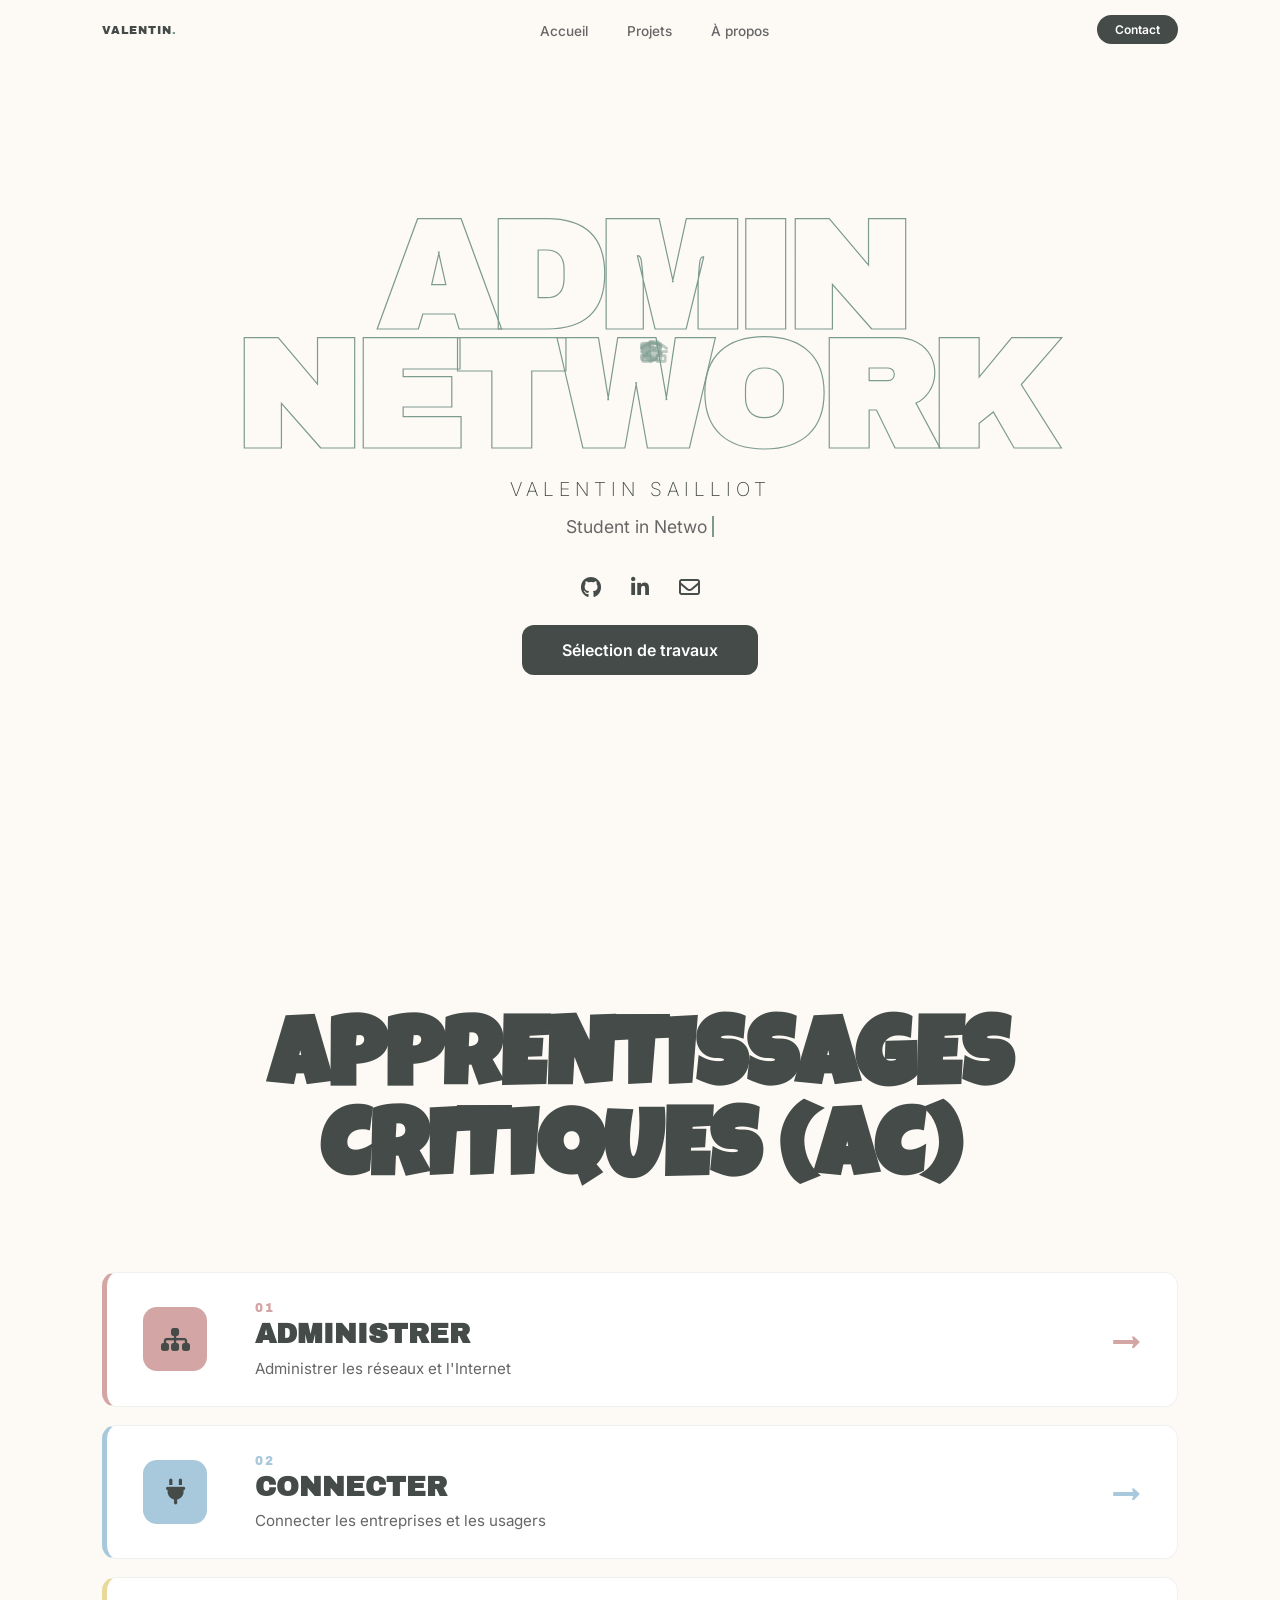
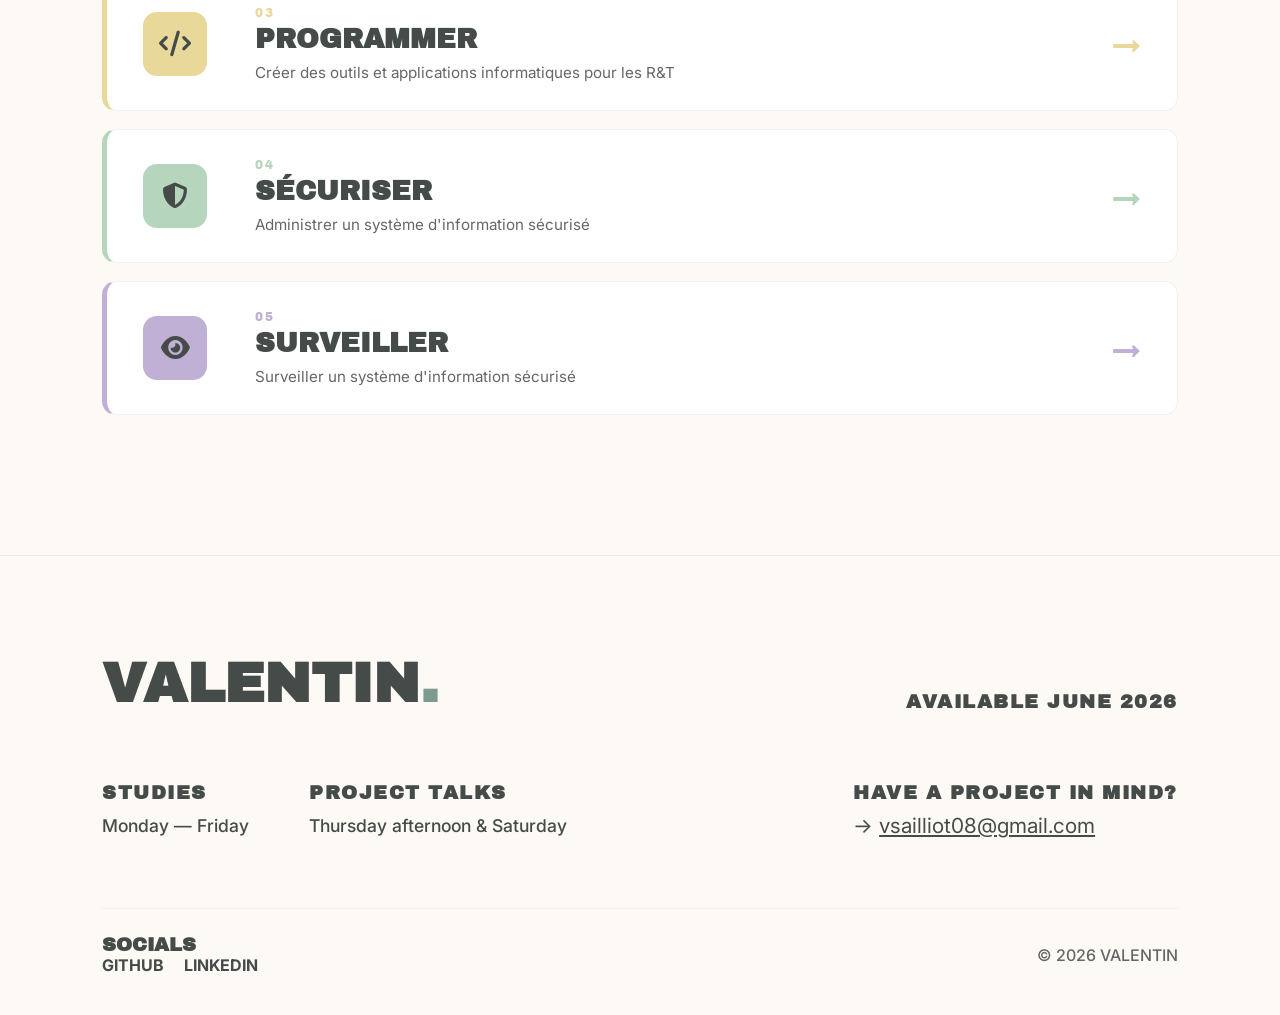
<file: index.html>
<!DOCTYPE html>
<html lang="fr">
<head>
    <meta charset="UTF-8">
    <meta name="viewport" content="width=device-width, initial-scale=1.0">
    <title>Portfolio | Valentin Sailliot</title>
    <link href="https://fonts.googleapis.com/css2?family=Archivo+Black&family=Inter:wght@100;200;300;400;500;600&family=Luckiest+Guy&display=swap" rel="stylesheet">
    <link rel="stylesheet" href="css/style.css">
    <link rel="stylesheet" href="https://cdnjs.cloudflare.com/ajax/libs/font-awesome/6.5.1/css/all.min.css">
</head>
<body class="home">

    <header>
        <nav>
            <div class="logo" id="rotateLogo">VALENTIN<span>.</span></div>
            <div class="nav-links">
                <a href="index.html" class="active">Accueil</a>
                <a href="#projets">Projets</a>
                <a href="about.html">À propos</a>
            </div>
            <a href="contact.html" class="nav-cta">Contact</a>
        </nav>
    </header>

    <main class="hero-section">
        <div class="hero-container-centered">
            <div class="huge-text-wrapper">
                <div class="orbit-container">
                    <div class="orbit-icon i1"><i class="fas fa-shield-halved"></i></div>
                    <div class="orbit-icon i2"><i class="fas fa-server"></i></div>
                    <div class="orbit-icon i3"><i class="fas fa-wifi"></i></div>
                    <div class="orbit-icon i4"><i class="fas fa-network-wired"></i></div>
                </div>
                <h1 class="huge-hero">Admin</h1>
                <h1 class="huge-hero">Network</h1>
            </div>

            <h2 class="name-fine">Valentin Sailliot</h2>
            
            <div class="typewriter-container">
                <p class="typewriter-text" id="typewriter"></p>
            </div>

            <div class="social-links">
                <a href="#" target="_blank"><i class="fab fa-github"></i></a>
                <a href="#" target="_blank"><i class="fab fa-linkedin-in"></i></a>
                <a href="mailto:vsailliot08@gmail.com"><i class="far fa-envelope"></i></a>
            </div>

            <div class="hero-actions">
                <a href="#projets" class="btn-primary">Sélection de travaux</a>
            </div>
        </div>
        <div class="scroll-indicator">
            <i class="fas fa-chevron-down"></i>
        </div>
    </main>

    <section id="projets" class="projects-section">
        <h2 class="projects-title">Apprentissages Critiques (AC) </h2>

        <div class="competences-grid">
            <a href="competence-administrer.html" class="competence-card" style="--card-color: var(--c-administrer); --reveal-delay: 0s;">
                <div class="competence-icon"><i class="fas fa-sitemap"></i></div>
                <div class="competence-meta">
                    <span class="competence-number">01</span>
                    <h3 class="competence-name">Administrer</h3>
                    <p class="competence-desc">Administrer les réseaux et l'Internet</p>
                </div>
                <span class="competence-arrow">→</span>
            </a>

            <a href="competence-connecter.html" class="competence-card" style="--card-color: var(--c-connecter); --reveal-delay: 0.08s;">
                <div class="competence-icon"><i class="fas fa-plug"></i></div>
                <div class="competence-meta">
                    <span class="competence-number">02</span>
                    <h3 class="competence-name">Connecter</h3>
                    <p class="competence-desc">Connecter les entreprises et les usagers</p>
                </div>
                <span class="competence-arrow">→</span>
            </a>

            <a href="competence-programmer.html" class="competence-card" style="--card-color: var(--c-programmer); --reveal-delay: 0.16s;">
                <div class="competence-icon"><i class="fas fa-code"></i></div>
                <div class="competence-meta">
                    <span class="competence-number">03</span>
                    <h3 class="competence-name">Programmer</h3>
                    <p class="competence-desc">Créer des outils et applications informatiques pour les R&amp;T</p>
                </div>
                <span class="competence-arrow">→</span>
            </a>

            <a href="competence-securiser.html" class="competence-card" style="--card-color: var(--c-securiser); --reveal-delay: 0.24s;">
                <div class="competence-icon"><i class="fas fa-shield-halved"></i></div>
                <div class="competence-meta">
                    <span class="competence-number">04</span>
                    <h3 class="competence-name">Sécuriser</h3>
                    <p class="competence-desc">Administrer un système d'information sécurisé</p>
                </div>
                <span class="competence-arrow">→</span>
            </a>

            <a href="competence-surveiller.html" class="competence-card" style="--card-color: var(--c-surveiller); --reveal-delay: 0.32s;">
                <div class="competence-icon"><i class="fas fa-eye"></i></div>
                <div class="competence-meta">
                    <span class="competence-number">05</span>
                    <h3 class="competence-name">Surveiller</h3>
                    <p class="competence-desc">Surveiller un système d'information sécurisé</p>
                </div>
                <span class="competence-arrow">→</span>
            </a>
        </div>
    </section>

    <footer class="site-footer">
        <div class="footer-row-1">
            <h2 class="footer-name-massive">VALENTIN<span>.</span></h2>
            <div class="footer-status">
                <p class="caps bold-label">AVAILABLE JUNE 2026</p>
            </div>
        </div>
        <div class="footer-row-2">
            <div class="footer-col-left">
                <div class="info-group">
                    <span class="caps bold-label">STUDIES</span>
                    <p>Monday — Friday</p>
                </div>
                <div class="info-group">
                    <span class="caps bold-label">PROJECT TALKS</span>
                    <p>Thursday afternoon & Saturday</p>
                </div>
            </div>
            <div class="footer-col-right">
                <p class="caps bold-label section-contact-title">HAVE A PROJECT IN MIND?</p>
                <a href="mailto:vsailliot08@gmail.com" class="footer-mail-link">
                    <span class="arrow">→</span> <u>vsailliot08@gmail.com</u>
                </a>
            </div>
        </div>
        <div class="footer-row-3">
            <div class="footer-socials">
                <span class="archivo-bold">SOCIALS</span>
                <ul class="social-links-list">
                    <li><a href="#" target="_blank">GITHUB</a></li>
                    <li><a href="#" target="_blank">LINKEDIN</a></li>
                </ul>
            </div>
            <p class="copyright-tag">© 2026 VALENTIN</p>
        </div>
    </footer>

    <script src="js/main.js"></script>
</body>
</html>
</file>
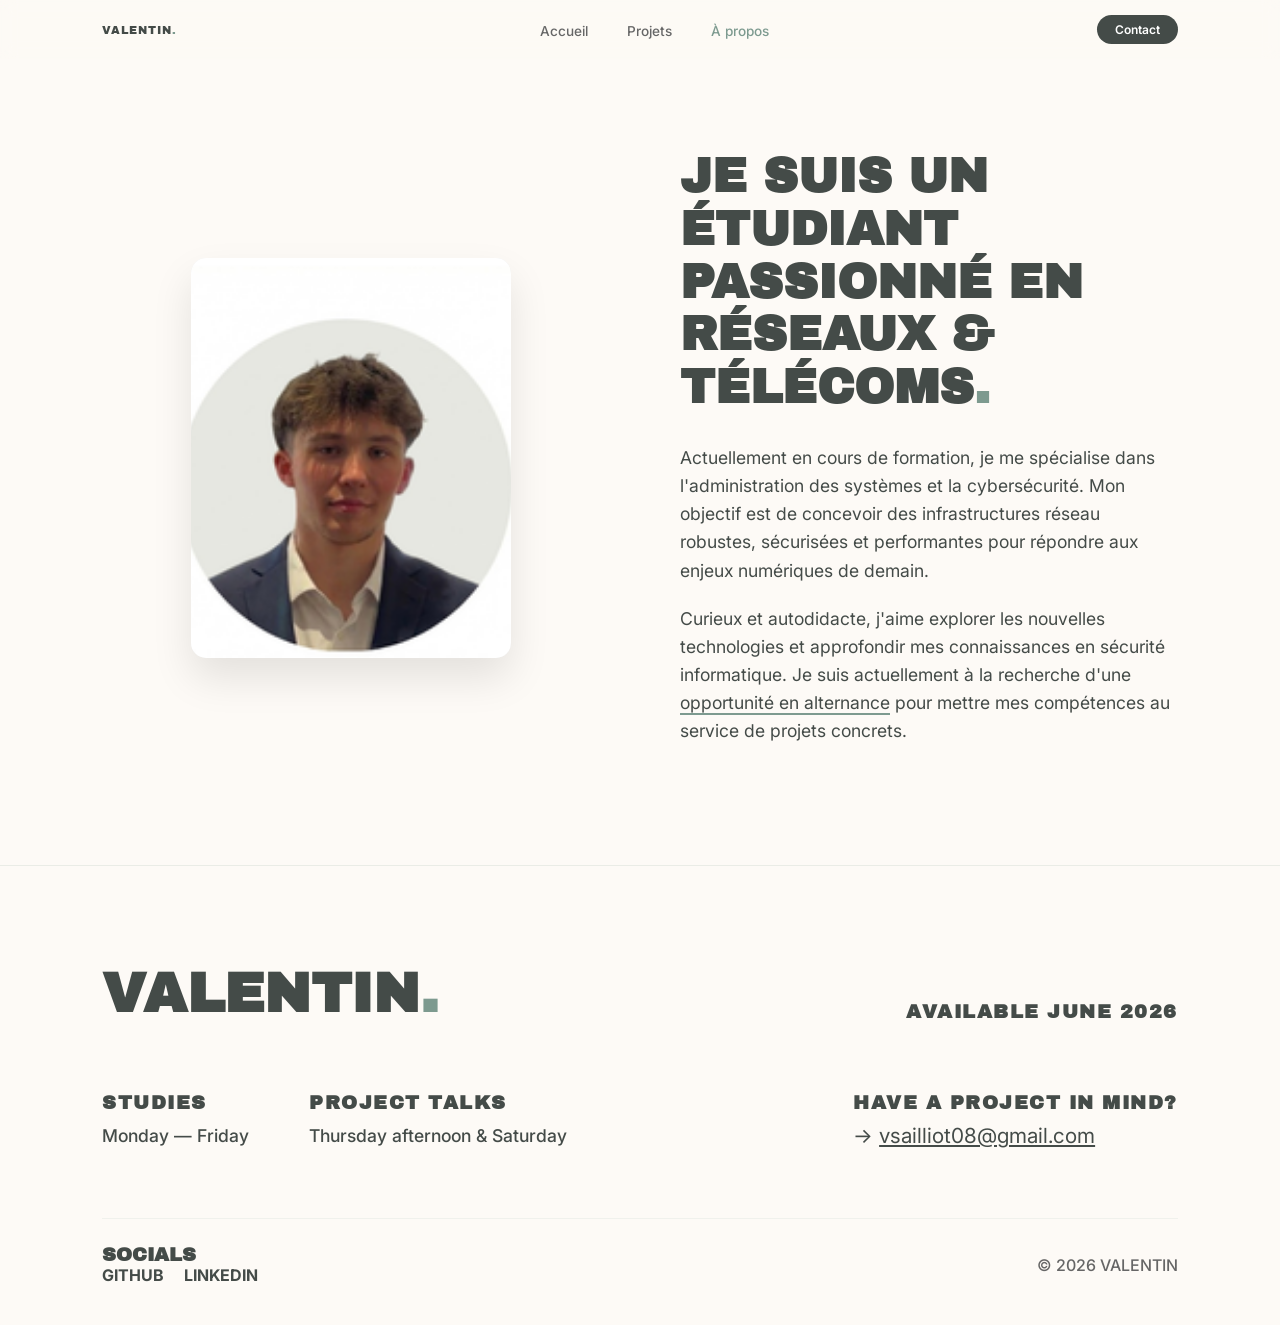
<file: about.html>
<!DOCTYPE html>
<html lang="fr">
<head>
    <meta charset="UTF-8">
    <meta name="viewport" content="width=device-width, initial-scale=1.0">
    <title>À propos | Valentin Sailliot</title>
    <link href="https://fonts.googleapis.com/css2?family=Archivo+Black&family=Inter:wght@100;200;300;400;500;600&display=swap" rel="stylesheet">
    <link rel="stylesheet" href="css/style.css">
    <link rel="stylesheet" href="https://cdnjs.cloudflare.com/ajax/libs/font-awesome/6.5.1/css/all.min.css">
</head>
<body>

    <header>
        <nav>
            <div class="logo" id="rotateLogo">VALENTIN<span>.</span></div>
            <div class="nav-links">
                <a href="index.html">Accueil</a>
                <a href="index.html#projets">Projets</a>
                <a href="about.html" class="active-link">À propos</a>
            </div>
            <a href="contact.html" class="nav-cta">Contact</a>
        </nav>
    </header>

    <main class="about-section">
        <div class="about-container">
            <div class="about-images">
                <div class="image-wrapper img-2">
                    <img src="images/image-valentin.png" alt="Portrait de Valentin">
                </div>
            </div>

            <div class="about-content">
                <h1 class="about-title">JE SUIS UN ÉTUDIANT PASSIONNÉ EN RÉSEAUX & TÉLÉCOMS<span>.</span></h1>
                <p class="about-text">
                    Actuellement en cours de formation, je me spécialise dans l'administration des systèmes et la cybersécurité. Mon objectif est de concevoir des infrastructures réseau robustes, sécurisées et performantes pour répondre aux enjeux numériques de demain.
                </p>
                <p class="about-text">
                    Curieux et autodidacte, j'aime explorer les nouvelles technologies et approfondir mes connaissances en sécurité informatique. Je suis actuellement à la recherche d'une <u>opportunité en alternance</u> pour mettre mes compétences au service de projets concrets.
                </p>
            </div>
        </div>
    </main>

    <footer class="site-footer">
        <div class="footer-row-1">
            <h2 class="footer-name-massive">VALENTIN<span>.</span></h2>
            <div class="footer-status">
                <p class="caps bold-label">AVAILABLE JUNE 2026</p>
            </div>
        </div>
        <div class="footer-row-2">
            <div class="footer-col-left">
                <div class="info-group">
                    <span class="caps bold-label">STUDIES</span>
                    <p>Monday — Friday</p>
                </div>
                <div class="info-group">
                    <span class="caps bold-label">PROJECT TALKS</span>
                    <p>Thursday afternoon & Saturday</p>
                </div>
            </div>
            <div class="footer-col-right">
                <p class="caps bold-label section-contact-title">HAVE A PROJECT IN MIND?</p>
                <a href="mailto:vsailliot08@gmail.com" class="footer-mail-link">
                    <span class="arrow">→</span> <u>vsailliot08@gmail.com</u>
                </a>
            </div>
        </div>
        <div class="footer-row-3">
            <div class="footer-socials">
                <span class="archivo-bold">SOCIALS</span>
                <ul class="social-links-list">
                    <li><a href="#" target="_blank">GITHUB</a></li>
                    <li><a href="#" target="_blank">LINKEDIN</a></li>
                </ul>
            </div>
            <p class="copyright-tag">© 2026 VALENTIN</p>
        </div>
    </footer>

    <script src="js/main.js"></script>
</body>
</html>
</file>
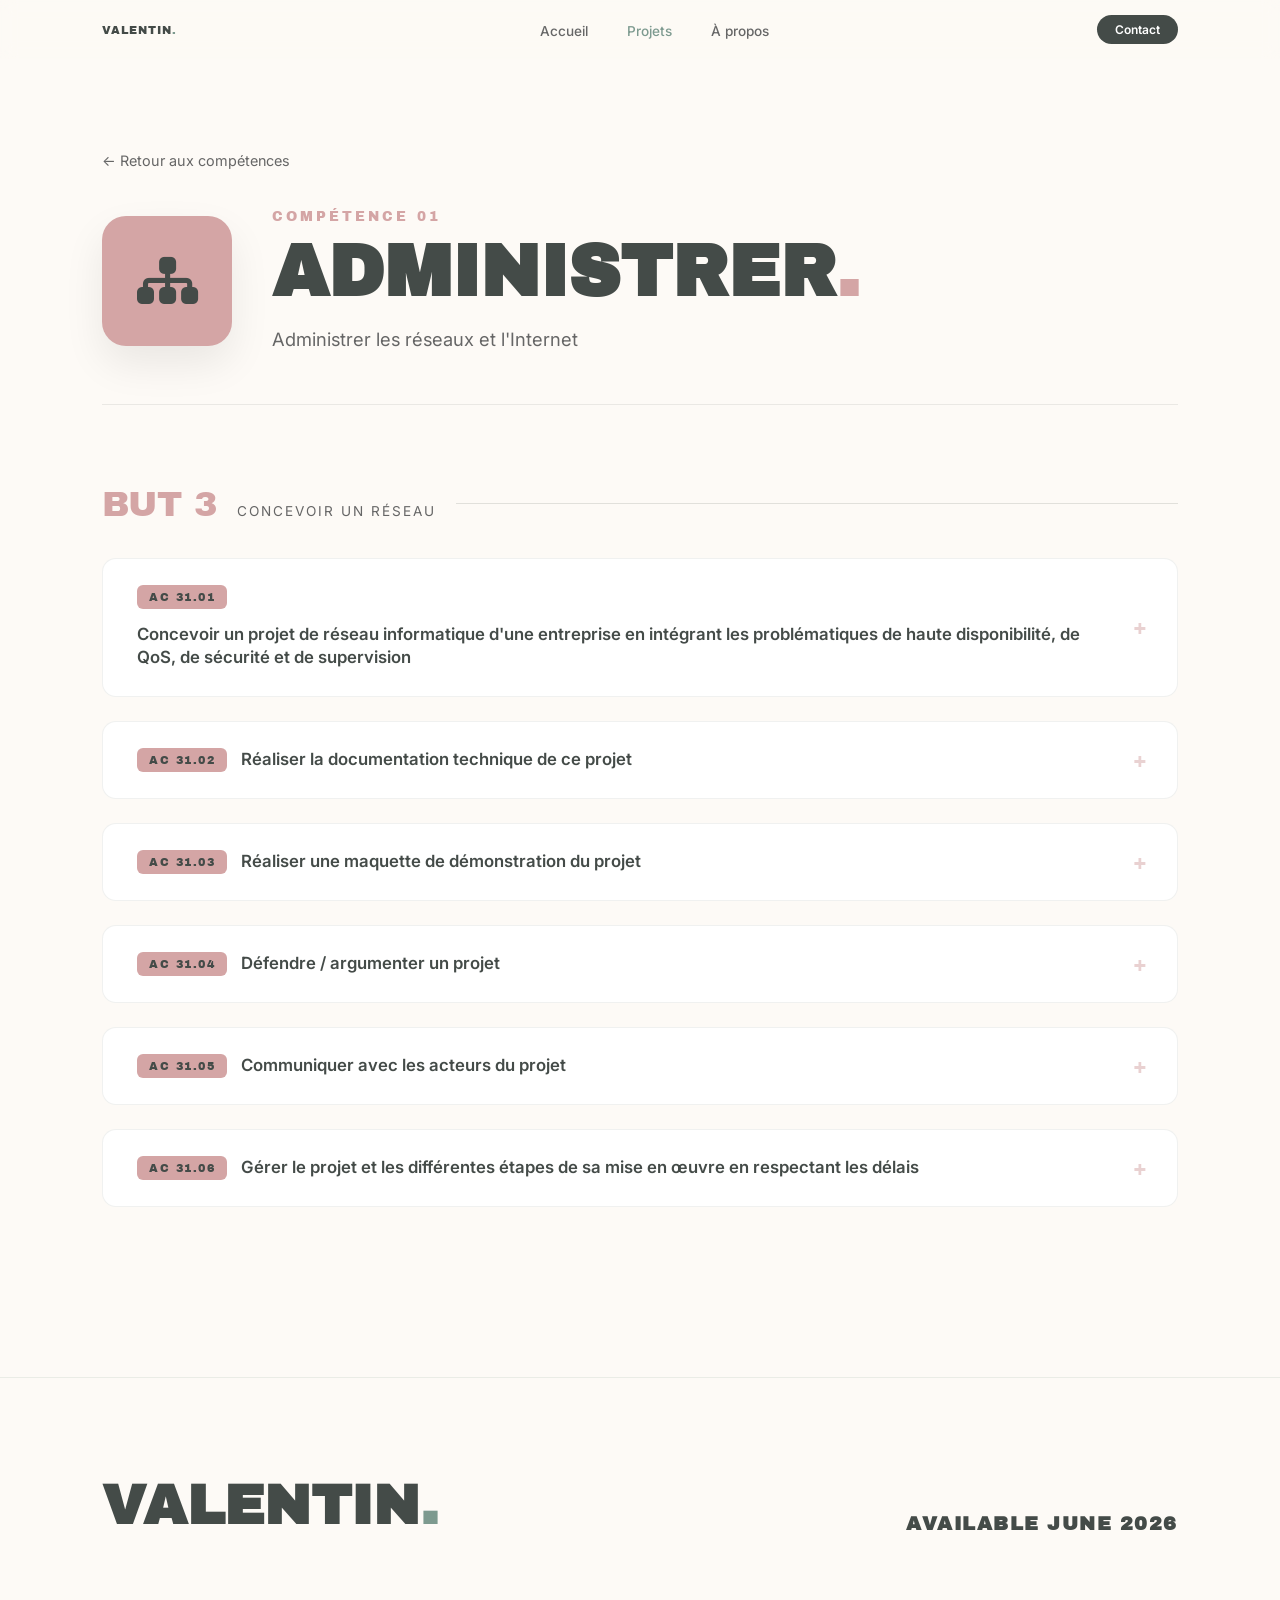
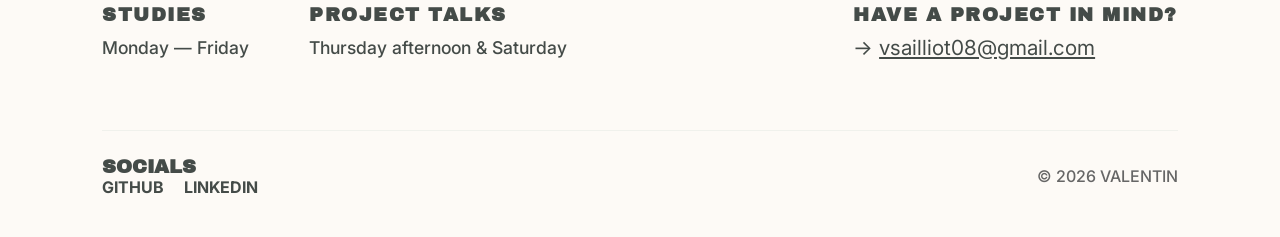
<file: competence-administrer.html>
<!DOCTYPE html>
<html lang="fr">
<head>
    <meta charset="UTF-8">
    <meta name="viewport" content="width=device-width, initial-scale=1.0">
    <title>Administrer | Valentin Sailliot</title>
    <link href="https://fonts.googleapis.com/css2?family=Archivo+Black&family=Inter:wght@100;200;300;400;500;600&display=swap" rel="stylesheet">
    <link rel="stylesheet" href="css/style.css">
    <link rel="stylesheet" href="https://cdnjs.cloudflare.com/ajax/libs/font-awesome/6.5.1/css/all.min.css">
    <style>:root { --page-color: var(--c-administrer); }</style>
</head>
<body>

    <header>
        <nav>
            <div class="logo" id="rotateLogo">VALENTIN<span>.</span></div>
            <div class="nav-links">
                <a href="index.html">Accueil</a>
                <a href="index.html#projets" class="active-link">Projets</a>
                <a href="about.html">À propos</a>
            </div>
            <a href="contact.html" class="nav-cta">Contact</a>
        </nav>
    </header>

    <main class="competence-page">
        <div class="competence-page-container">

            <a href="index.html#projets" class="back-link">← Retour aux compétences</a>

            <div class="competence-hero">
                <div class="competence-hero-icon"><i class="fas fa-sitemap"></i></div>
                <div class="competence-hero-text">
                    <span class="competence-hero-number">COMPÉTENCE 01</span>
                    <h1 class="competence-hero-title">Administrer<span>.</span></h1>
                    <p class="competence-hero-desc">Administrer les réseaux et l&#x27;Internet</p>
                </div>
            </div>

            <section class="year-section">
                <div class="year-header">
                    <span class="year-tag">BUT 3</span>
                    <span class="year-label">Concevoir un réseau</span>
                    <span class="year-line"></span>
                </div>
                <div class="ac-list">
                    <article class="ac-card">
                        <div class="ac-header">
                            <span class="ac-code">AC 31.01</span>
                            <h3 class="ac-title">Concevoir un projet de réseau informatique d&#x27;une entreprise en intégrant les problématiques de haute disponibilité, de QoS, de sécurité et de supervision</h3>
                        </div>
                        <div class="ac-content">
                            <div class="ac-detail">
                                <span class="ac-detail-label">Ce que j&#x27;ai fait</span>
                                <p>Dans le cadre de la SAÉ 4.01 (Sécuriser un système d&#x27;information), j&#x27;ai participé à la conception complète d&#x27;une maquette réseau d&#x27;entreprise hautement sécurisée reliant un siège social et une succursale.</p>
                            </div>
                            <div class="ac-detail">
                                <span class="ac-detail-label">Pourquoi</span>
                                <p>L&#x27;objectif était de concevoir une architecture capable de résister aux pannes (haute disponibilité), de garantir que les flux importants ne soient pas ralentis (QoS), et de protéger l&#x27;accès aux serveurs contre les intrusions extérieures.</p>
                            </div>
                            <div class="ac-detail">
                                <span class="ac-detail-label">Comment</span>
                                <p>Nous avons conçu le réseau en intégrant des pare-feux Cisco ASA et des commutateurs de couche 3. J&#x27;ai planifié la segmentation en différents sous-réseaux (VLAN 10 Admin, VLAN 20 Production, VLAN 30 Services) pour appliquer le principe du moindre privilège, et j&#x27;ai configuré un routage dynamique OSPF associé à des règles de sécurité (ACL) pour valider l&#x27;étanchéité des flux.</p>
                            </div>
                            <div class="ac-detail">
                                <span class="ac-detail-label">Difficultés</span>
                                <p>La principale difficulté a été la configuration des pare-feux Cisco ASA. C&#x27;était une technologie complètement nouvelle pour nous, nous n&#x27;en avions jamais manipulé en cours auparavant. Il a fallu faire beaucoup de recherches pour comprendre leur logique, définir les bonnes interfaces et réussir à y appliquer nos règles de filtrage (ACL) sans bloquer tout le trafic.</p>
                            </div>
                            <div class="ac-detail">
                                <span class="ac-detail-label">Ce que j&#x27;en ai appris</span>
                                <p>J&#x27;ai appris qu&#x27;une architecture réseau d&#x27;entreprise doit être pensée de manière globale. La sécurité et la haute disponibilité ne doivent pas être ajoutées après coup, mais intégrées dès le départ dans le choix du routage et de la segmentation pour que l&#x27;ensemble reste fluide et résilient.</p>
                            </div>
                            <div class="ac-detail">
                                <span class="ac-detail-label">Ce que je ferais autrement</span>
                                <p>Pour de prochains projets, je prendrais le temps de tester mes règles de sécurité sur un petit ordinateur de test à part avant de les appliquer sur l&#x27;ensemble de la maquette. Cela m&#x27;éviterait de bloquer le réseau par erreur et me ferait gagner un temps précieux lors des configurations.</p>
                            </div>
                        </div>
                    </article>
                    <article class="ac-card">
                        <div class="ac-header">
                            <span class="ac-code">AC 31.02</span>
                            <h3 class="ac-title">Réaliser la documentation technique de ce projet</h3>
                        </div>
                        <div class="ac-content">
                            <div class="ac-detail">
                                <span class="ac-detail-label">Ce que j&#x27;ai fait</span>
                                <p>Dans le cadre de nos projets d&#x27;infrastructure (comme la SAÉ 4.01), j&#x27;ai participé activement en équipe à la rédaction et à la formalisation du livrable technique final sous forme de rapport détaillé (Write-Up).</p>
                            </div>
                            <div class="ac-detail">
                                <span class="ac-detail-label">Pourquoi</span>
                                <p>L&#x27;objectif d&#x27;un Write-Up collaboratif est de créer un document de référence unique, précis et partagé. Un réseau informatique d&#x27;entreprise ne peut pas être maintenu sans une documentation rigoureuse qui liste l&#x27;ensemble des configurations, des mots de passe et des règles appliquées pour que l&#x27;équipe puisse assurer l&#x27;exploitation et le dépannage.</p>
                            </div>
                            <div class="ac-detail">
                                <span class="ac-detail-label">Comment</span>
                                <p>Nous avons structuré le document de manière collaborative en y intégrant les configurations complètes des équipements (Switch L3, pare-feu ASA, tunnels GRE/IPsec), le détail de la sécurisation des services (Nginx, HTTPS, DNSSEC, MySQL) et les checklists de recommandations de l&#x27;ANSSI.</p>
                            </div>
                            <div class="ac-detail">
                                <span class="ac-detail-label">Difficultés</span>
                                <p>La principale difficulté de cet exercice collaboratif a été d&#x27;harmoniser les contributions de chacun pour que le rapport final reste cohérent, fluide à lire et homogène, tout en veillant à ce que l&#x27;intégralité des configurations techniques complexes de la maquette y soit reportée sans erreur.</p>
                            </div>
                            <div class="ac-detail">
                                <span class="ac-detail-label">Ce que j&#x27;en ai appris</span>
                                <p>J&#x27;ai appris que la documentation technique est un élément critique de la gestion de projet. Rédiger un Write-Up complet demande une grande rigueur collective et permet de développer des compétences clés en communication technique, indispensables pour transférer proprement la responsabilité d&#x27;une infrastructure à d&#x27;autres équipes.</p>
                            </div>
                            <div class="ac-detail">
                                <span class="ac-detail-label">Ce que je ferais autrement</span>
                                <p>Pour optimiser le travail d&#x27;équipe sur les volumineux documents de configuration, j&#x27;utiliserais une approche de « Documentation as Code » (en rédigeant en Markdown sur un dépôt Git partagé), ce qui permettrait de suivre l&#x27;historique des modifications de chacun et de générer automatiquement un rapport final propre et unifié.</p>
                            </div>
                        </div>
                    </article>
                    <article class="ac-card">
                        <div class="ac-header">
                            <span class="ac-code">AC 31.03</span>
                            <h3 class="ac-title">Réaliser une maquette de démonstration du projet</h3>
                        </div>
                        <div class="ac-content">
                            <div class="ac-detail">
                                <span class="ac-detail-label">Ce que j&#x27;ai fait</span>
                                <p>Dans le cadre de nos projets de réseaux d&#x27;entreprise (comme la SAÉ 3.03 ou la SAÉ 4.01), j&#x27;ai réalisé des maquettes informatiques fonctionnelles pour tester et démontrer la viabilité de nos solutions techniques.</p>
                            </div>
                            <div class="ac-detail">
                                <span class="ac-detail-label">Pourquoi</span>
                                <p>L&#x27;objectif d&#x27;une maquette (ou Proof of Concept) est de prouver concrètement que les choix d&#x27;architecture imaginés sur papier fonctionnent réellement en pratique, avant de déployer la solution à grande échelle chez le client ou dans l&#x27;entreprise.</p>
                            </div>
                            <div class="ac-detail">
                                <span class="ac-detail-label">Comment</span>
                                <p>J&#x27;ai utilisé le logiciel de simulation Cisco Packet Tracer pour reproduire fidèlement l&#x27;infrastructure complète. J&#x27;ai câblé virtuellement les routeurs, les commutateurs de couche 3 et les pare-feux. J&#x27;ai configuré le routage dynamique (OSPF), le chiffrement des tunnels inter-sites (IPsec) et l&#x27;attribution automatique des adresses (DHCP) pour simuler des échanges de données réels entre un siège et sa succursale.</p>
                            </div>
                            <div class="ac-detail">
                                <span class="ac-detail-label">Difficultés</span>
                                <p>La principale difficulté a été de faire fonctionner l&#x27;ensemble des protocoles en même temps sur la maquette sans créer de conflits. Il a fallu configurer méthodiquement chaque équipement étape par étape et effectuer de nombreux tests (comme des pings ou des vérifications de tables de routage) pour repérer et corriger les erreurs de syntaxe.</p>
                            </div>
                            <div class="ac-detail">
                                <span class="ac-detail-label">Ce que j&#x27;en ai appris</span>
                                <p>J&#x27;ai appris qu&#x27;une maquette est indispensable pour confronter la théorie à la pratique. Elle permet de détecter les erreurs de configuration ou les oublis logiques très tôt dans le projet, ce qui évite de commettre des erreurs critiques et coûteuses lors du déploiement réel sur le terrain.</p>
                            </div>
                            <div class="ac-detail">
                                <span class="ac-detail-label">Ce que je ferais autrement</span>
                                <p>À l&#x27;avenir, pour me rapprocher encore plus des conditions réelles d&#x27;une entreprise, j&#x27;utiliserais des outils de virtualisation réseau plus avancés (comme GNS3) qui permettent d&#x27;exécuter de vrais systèmes d&#x27;exploitation de routeurs et de pare-feux professionnels plutôt qu&#x27;un simple simulateur visuel.</p>
                            </div>
                            <img src="images/maquette-ac3.03.png" alt="Maquette réseau SAÉ 3.03 — Cisco Packet Tracer" class="ac-trace">
                        </div>
                    </article>
                    <article class="ac-card">
                        <div class="ac-header">
                            <span class="ac-code">AC 31.04</span>
                            <h3 class="ac-title">Défendre / argumenter un projet</h3>
                        </div>
                        <div class="ac-content">
                            <div class="ac-detail">
                                <span class="ac-detail-label">Ce que j&#x27;ai fait</span>
                                <p>Lors de mes soutenances de projets universitaires et à travers la préparation de mes bilans de stage, j&#x27;ai dû présenter, justifier et défendre mes choix techniques et mes propositions d&#x27;organisation devant des jurys d&#x27;enseignants et de professionnels.</p>
                            </div>
                            <div class="ac-detail">
                                <span class="ac-detail-label">Pourquoi</span>
                                <p>L&#x27;objectif était de démontrer ma capacité à porter un projet de bout en bout, à prouver la pertinence de mes solutions par rapport aux contraintes du cahier des charges (budget, délais, sécurité) et à convaincre des décideurs de la viabilité de mes propositions.</p>
                            </div>
                            <div class="ac-detail">
                                <span class="ac-detail-label">Comment</span>
                                <p>Je me suis appuyé sur des arguments factuels et chiffrés. Par exemple, pour justifier le choix de l&#x27;hyperviseur Proxmox VE dans mon projet, j&#x27;ai mis en avant l&#x27;indépendance financière vis-à-vis des hausses de prix des licences concurrentes et la robustesse de sa solution de sauvegarde intégrée. J&#x27;ai structuré mes présentations de manière logique en liant chaque décision technique à un bénéfice direct pour l&#x27;entreprise (gain de temps, sécurité accrue, économies).</p>
                            </div>
                            <div class="ac-detail">
                                <span class="ac-detail-label">Difficultés</span>
                                <p>La principale difficulté a été d&#x27;anticiper les questions pièges ou les objections du jury (notamment sur les coûts ou la complexité de maintenance) et de savoir y répondre calmement, avec des arguments techniques solides, sans me laisser déstabiliser.</p>
                            </div>
                            <div class="ac-detail">
                                <span class="ac-detail-label">Ce que j&#x27;en ai appris</span>
                                <p>J&#x27;ai appris que défendre un projet demande autant de compétences de communication que de compétences techniques. Un excellent ingénieur doit être capable de vulgariser ses choix, de prouver la rentabilité de ses solutions et de rassurer ses interlocuteurs sur la maîtrise des risques.</p>
                            </div>
                            <div class="ac-detail">
                                <span class="ac-detail-label">Ce que je ferais autrement</span>
                                <p>Pour améliorer mes futures présentations, je préparerais systématiquement une section d&#x27;annexes techniques très détaillées à la fin de mon diaporama. Si un membre du jury me pose une question pointue sur un coût précis ou une règle de filtrage, je pourrais afficher instantanément le tableau ou le schéma correspondant pour appuyer ma réponse visuellement.</p>
                            </div>
                        </div>
                    </article>
                    <article class="ac-card">
                        <div class="ac-header">
                            <span class="ac-code">AC 31.05</span>
                            <h3 class="ac-title">Communiquer avec les acteurs du projet</h3>
                        </div>
                        <div class="ac-content">
                            <div class="ac-detail">
                                <span class="ac-detail-label">Ce que j&#x27;ai fait</span>
                                <p>Durant mon stage au Centre Hospitalier de Béthune-Beuvry, j&#x27;ai dû communiquer quotidiennement avec une grande diversité d&#x27;acteurs internes et externes à la Direction du Système d&#x27;Information (DSITNU).</p>
                            </div>
                            <div class="ac-detail">
                                <span class="ac-detail-label">Pourquoi</span>
                                <p>Dans un environnement complexe comme un hôpital, un technicien informatique n&#x27;intervient jamais seul. Il est indispensable de communiquer efficacement avec l&#x27;équipe support, les techniciens réseau, la direction des achats ou les prestataires pour coordonner les déploiements sans perturber l&#x27;activité de soin.</p>
                            </div>
                            <div class="ac-detail">
                                <span class="ac-detail-label">Comment</span>
                                <p>J&#x27;ai adapté ma communication selon mes interlocuteurs. J&#x27;ai collaboré en binôme avec un technicien externe de chez Konica Minolta pour le déploiement des imprimantes. J&#x27;ai échangé par messages et partagé des fichiers de suivi Excel avec Alain Vasseur (pôle réseau) pour l&#x27;intégration des machines sur les bons VLANs. Enfin, j&#x27;ai fait des visites sur le terrain avec le cadre de santé de la maternité pour recenser les besoins physiques en prises réseau du projet Cardiotoco.</p>
                            </div>
                            <div class="ac-detail">
                                <span class="ac-detail-label">Difficultés</span>
                                <p>La principale difficulté a été de gérer les différents niveaux de langage. Expliquer une contrainte technique (comme l&#x27;adressage IP d&#x27;une imprimante ou un problème de droit de session) à un cadre de santé ou à un agent administratif demande de traduire le jargon informatique en explications simples et axées sur leur métier.</p>
                            </div>
                            <div class="ac-detail">
                                <span class="ac-detail-label">Ce que j&#x27;en ai appris</span>
                                <p>J&#x27;ai appris qu&#x27;un projet informatique est avant tout une aventure humaine. La clé de la réussite repose sur la clarté des échanges, la mise à jour régulière des outils de suivi partagés (fichiers Excel, tickets GLPI) et la capacité à écouter les besoins du terrain pour apporter la solution la plus adaptée.</p>
                            </div>
                            <div class="ac-detail">
                                <span class="ac-detail-label">Ce que je ferais autrement</span>
                                <p>En entreprise, pour formaliser encore mieux ces échanges, je mettrais en place un court point météo (un Daily Stand-up de 5 minutes) chaque matin avec mon binôme ou mes collaborateurs directs lors des gros projets de déploiement, afin de faire un point immédiat sur les blocages de la veille et d&#x27;harmoniser nos actions.</p>
                            </div>
                        </div>
                    </article>
                    <article class="ac-card">
                        <div class="ac-header">
                            <span class="ac-code">AC 31.06</span>
                            <h3 class="ac-title">Gérer le projet et les différentes étapes de sa mise en œuvre en respectant les délais</h3>
                        </div>
                        <div class="ac-content">
                            <div class="ac-detail">
                                <span class="ac-detail-label">Ce que j&#x27;ai fait</span>
                                <p>Durant mon stage de 3ème année au Centre Hospitalier de Béthune-Beuvry, j&#x27;ai piloté de bout en bout le projet de remplacement et de suivi du parc d&#x27;affichage (les écrans d&#x27;ordinateurs) à l&#x27;échelle de l&#x27;établissement.</p>
                            </div>
                            <div class="ac-detail">
                                <span class="ac-detail-label">Pourquoi</span>
                                <p>Ce projet avait une contrainte de temps absolue et non négociable : l&#x27;hôpital basculait sur son nouveau système de dossier patient informatisé (ORBIS) le 24 avril 2026. Ce logiciel imposait une résolution d&#x27;affichage minimale que les anciens écrans 19 pouces du parc ne pouvaient pas satisfaire. Tous les moniteurs non conformes devaient impérativement être remplacés avant cette date butoir pour éviter de bloquer l&#x27;activité des soignants.</p>
                            </div>
                            <div class="ac-detail">
                                <span class="ac-detail-label">Comment</span>
                                <p>Pour respecter ce délai serré, j&#x27;ai mis en place une gestion de projet rigoureuse. J&#x27;ai planifié les interventions à l&#x27;avance en prenant directement rendez-vous avec les médecins et les cadres de chaque service. Une fois sur le terrain, je procédais au remplacement physique de l&#x27;équipement. Pour assurer le suivi en temps réel et permettre à la direction d&#x27;avoir une visibilité sur l&#x27;avancement, je mettais à jour rigoureusement un fichier Excel de suivi centralisé et je clôturais les fiches correspondantes dans l&#x27;inventaire GLPI.</p>
                            </div>
                            <div class="ac-detail">
                                <span class="ac-detail-label">Difficultés</span>
                                <p>La principale difficulté a été de gérer les imprévus techniques sur le terrain sans prendre de retard sur le calendrier. Plusieurs anciens ordinateurs possédaient des connectiques obsolètes (VGA/DVI) incompatibles avec les nouveaux écrans, ce qui m&#x27;a obligé à mettre à jour les pilotes graphiques et le BIOS via la plateforme de support constructeur pour résoudre le problème immédiatement et tenir les délais.</p>
                            </div>
                            <div class="ac-detail">
                                <span class="ac-detail-label">Ce que j&#x27;en ai appris</span>
                                <p>J&#x27;ai appris qu&#x27;un projet réussi dépend d&#x27;une planification stricte et d&#x27;un suivi au jour le jour. Respecter un jalon critique (comme la bascule ORBIS du 24 avril) demande d&#x27;anticiper les blocages logistiques et de maintenir des outils de suivi (fichiers Excel/GLPI) parfaitement à jour pour réagir vite face aux imprévus.</p>
                            </div>
                            <div class="ac-detail">
                                <span class="ac-detail-label">Ce que je ferais autrement</span>
                                <p>Si c&#x27;était à refaire, j&#x27;intégrerais une marge de sécurité temporelle (un « tampon » de quelques jours) dans le calendrier initial pour anticiper d&#x27;éventuels retards de livraison de matériel ou des indisponibilités de services, afin de réduire le stress de l&#x27;équipe à l&#x27;approche de la date butoir.</p>
                            </div>
                        
                            <img src="images/image-ac3.06.png" alt="Suivi du projet de renouvellement du parc — GLPI / Excel" class="ac-trace">
                        </div>
                    </article>
                </div>
            </section>

        </div>
    </main>

    <footer class="site-footer">
        <div class="footer-row-1">
            <h2 class="footer-name-massive">VALENTIN<span>.</span></h2>
            <div class="footer-status">
                <p class="caps bold-label">AVAILABLE JUNE 2026</p>
            </div>
        </div>
        <div class="footer-row-2">
            <div class="footer-col-left">
                <div class="info-group">
                    <span class="caps bold-label">STUDIES</span>
                    <p>Monday — Friday</p>
                </div>
                <div class="info-group">
                    <span class="caps bold-label">PROJECT TALKS</span>
                    <p>Thursday afternoon & Saturday</p>
                </div>
            </div>
            <div class="footer-col-right">
                <p class="caps bold-label section-contact-title">HAVE A PROJECT IN MIND?</p>
                <a href="mailto:vsailliot08@gmail.com" class="footer-mail-link">
                    <span class="arrow">→</span> <u>vsailliot08@gmail.com</u>
                </a>
            </div>
        </div>
        <div class="footer-row-3">
            <div class="footer-socials">
                <span class="archivo-bold">SOCIALS</span>
                <ul class="social-links-list">
                    <li><a href="#" target="_blank">GITHUB</a></li>
                    <li><a href="#" target="_blank">LINKEDIN</a></li>
                </ul>
            </div>
            <p class="copyright-tag">© 2026 VALENTIN</p>
        </div>
    </footer>

    <script src="js/main.js"></script>
</body>
</html>
</file>
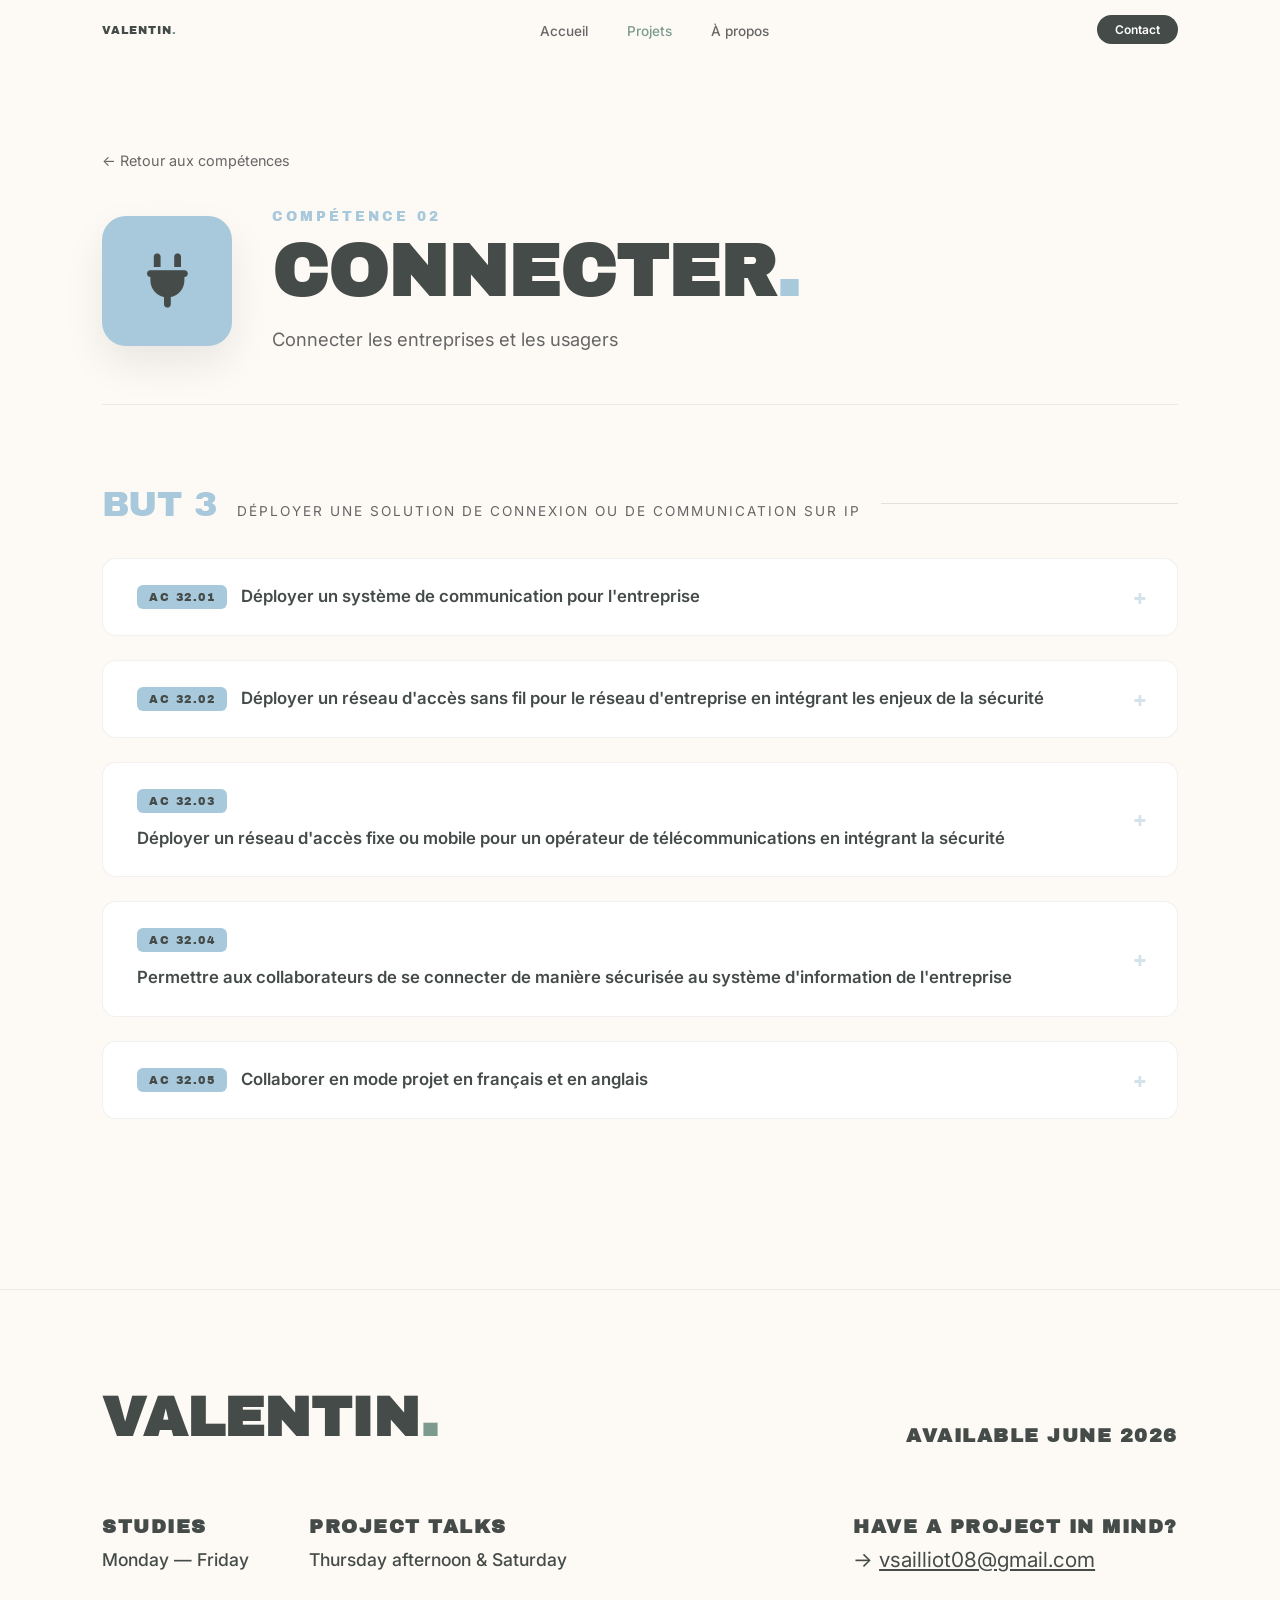
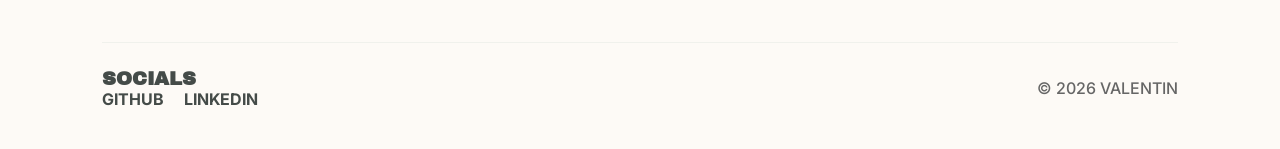
<file: competence-connecter.html>
<!DOCTYPE html>
<html lang="fr">
<head>
    <meta charset="UTF-8">
    <meta name="viewport" content="width=device-width, initial-scale=1.0">
    <title>Connecter | Valentin Sailliot</title>
    <link href="https://fonts.googleapis.com/css2?family=Archivo+Black&family=Inter:wght@100;200;300;400;500;600&display=swap" rel="stylesheet">
    <link rel="stylesheet" href="css/style.css">
    <link rel="stylesheet" href="https://cdnjs.cloudflare.com/ajax/libs/font-awesome/6.5.1/css/all.min.css">
    <style>:root { --page-color: var(--c-connecter); }</style>
</head>
<body>

    <header>
        <nav>
            <div class="logo" id="rotateLogo">VALENTIN<span>.</span></div>
            <div class="nav-links">
                <a href="index.html">Accueil</a>
                <a href="index.html#projets" class="active-link">Projets</a>
                <a href="about.html">À propos</a>
            </div>
            <a href="contact.html" class="nav-cta">Contact</a>
        </nav>
    </header>

    <main class="competence-page">
        <div class="competence-page-container">

            <a href="index.html#projets" class="back-link">← Retour aux compétences</a>

            <div class="competence-hero">
                <div class="competence-hero-icon"><i class="fas fa-plug"></i></div>
                <div class="competence-hero-text">
                    <span class="competence-hero-number">COMPÉTENCE 02</span>
                    <h1 class="competence-hero-title">Connecter<span>.</span></h1>
                    <p class="competence-hero-desc">Connecter les entreprises et les usagers</p>
                </div>
            </div>

            <section class="year-section">
                <div class="year-header">
                    <span class="year-tag">BUT 3</span>
                    <span class="year-label">Déployer une solution de connexion ou de communication sur IP</span>
                    <span class="year-line"></span>
                </div>
                <div class="ac-list">
                    <article class="ac-card">
                        <div class="ac-header">
                            <span class="ac-code">AC 32.01</span>
                            <h3 class="ac-title">Déployer un système de communication pour l&#x27;entreprise</h3>
                        </div>
                        <div class="ac-content">
                            <div class="ac-detail">
                                <span class="ac-detail-label">Ce que j&#x27;ai fait</span>
                                <p>Dans le cadre des TP de R307 (Réseaux d&#x27;accès), j&#x27;ai configuré et interconnecté un autocommutateur téléphonique et un serveur de messagerie pour déployer un système de communication unifié d&#x27;entreprise.</p>
                            </div>
                            <div class="ac-detail">
                                <span class="ac-detail-label">Pourquoi</span>
                                <p>L&#x27;objectif était de fournir aux collaborateurs les outils indispensables pour échanger, s&#x27;appeler et collaborer en interne, tout en veillant à ce que le trafic de communication (voix et données) soit bien acheminé de manière fluide et isolée.</p>
                            </div>
                            <div class="ac-detail">
                                <span class="ac-detail-label">Comment</span>
                                <p>J&#x27;ai installé et administré un serveur de téléphonie Asterisk (en éditant les fichiers de configuration sip.conf et extensions.conf) pour enregistrer des téléphones IP Fanvil et des lignes analogiques, et j&#x27;ai créé un plan de numérotation interne. J&#x27;ai également associé un serveur Windows gérant les services de messagerie pour la réception des e-mails.</p>
                            </div>
                            <div class="ac-detail">
                                <span class="ac-detail-label">Difficultés</span>
                                <p>La principale difficulté a été de faire dialoguer le serveur de téléphonie Asterisk avec les équipements d&#x27;accès (la Box et les téléphones Fanvil) à travers les différents sous-réseaux (VLANs). Si le routage des paquets ou l&#x27;ouverture des ports réseau (comme le port SIP) est mal configuré, le téléphone ne s&#x27;enregistre pas et les appels coupent.</p>
                            </div>
                            <div class="ac-detail">
                                <span class="ac-detail-label">Ce que j&#x27;en ai appris</span>
                                <p>J&#x27;ai appris qu&#x27;un système de communication d&#x27;entreprise ne s&#x27;improvise pas et demande une configuration réseau très propre. Pour que la voix et les e-mails fonctionnent sans coupure, l&#x27;infrastructure doit être pensée pour gérer la communication de bout en bout, du serveur jusqu&#x27;au poste de l&#x27;utilisateur.</p>
                            </div>
                            <div class="ac-detail">
                                <span class="ac-detail-label">Ce que je ferais autrement</span>
                                <p>En entreprise, pour simplifier la gestion, je migrerais vers une solution de communication unifiée entièrement hébergée ou logicielle (comme Microsoft Teams avec une passerelle SBC), ce qui permet de regrouper la messagerie et les appels sur une seule interface moderne pour les collaborateurs.</p>
                            </div>
                        </div>
                    </article>
                    <article class="ac-card">
                        <div class="ac-header">
                            <span class="ac-code">AC 32.02</span>
                            <h3 class="ac-title">Déployer un réseau d&#x27;accès sans fil pour le réseau d&#x27;entreprise en intégrant les enjeux de la sécurité</h3>
                        </div>
                        <div class="ac-content">
                            <div class="ac-detail">
                                <span class="ac-detail-label">Ce que j&#x27;ai fait</span>
                                <p>Dans le cadre d&#x27;un POC Wi-Fi, j&#x27;ai préparé et testé le déploiement d&#x27;un réseau Wi-Fi pour une entreprise. J&#x27;ai configuré des bornes Wi-Fi pour qu&#x27;elles diffusent plusieurs réseaux différents (un pour les employés, un pour les invités et un pour les objets connectés) à partir d&#x27;un boîtier de contrôle central.</p>
                            </div>
                            <div class="ac-detail">
                                <span class="ac-detail-label">Pourquoi</span>
                                <p>L&#x27;objectif était de fournir une connexion sans fil performante dans tout un bâtiment tout en protégeant les données de l&#x27;entreprise. Il fallait éviter qu&#x27;un visiteur connecté au Wi-Fi « Invité » puisse accéder aux dossiers confidentiels des salariés sur le Wi-Fi « Employés ».</p>
                            </div>
                            <div class="ac-detail">
                                <span class="ac-detail-label">Comment</span>
                                <p>J&#x27;ai utilisé un outil de mesure pour cartographier le bâtiment et vérifier la force du signal Wi-Fi. Ensuite, sur un commutateur (switch) et un contrôleur Wi-Fi, j&#x27;ai séparé le trafic en plusieurs sous-réseaux (VLANs). Pour le Wi-Fi des employés, j&#x27;ai mis en place une sécurité renforcée qui demande un identifiant et un mot de passe unique à chaque personne.</p>
                            </div>
                            <div class="ac-detail">
                                <span class="ac-detail-label">Difficultés</span>
                                <p>Ma principale difficulté a été de gérer des interférences radio provoquées par un appareil externe qui parasitait les fréquences. Le signal Wi-Fi sautait à certains endroits. Il a fallu analyser les fréquences pour adapter le choix des canaux et déplacer légèrement les bornes pour contourner le problème.</p>
                            </div>
                            <div class="ac-detail">
                                <span class="ac-detail-label">Ce que j&#x27;en ai appris</span>
                                <p>J&#x27;ai appris qu&#x27;un réseau sans fil est invisible mais très sensible à son environnement (murs, appareils perturbateurs). De plus, j&#x27;ai compris que la sécurité sur du Wi-Fi ne s&#x27;arrête pas à mettre une simple clé classique, mais qu&#x27;il faut séparer strictement les utilisateurs pour éviter les intrusions.</p>
                            </div>
                            <div class="ac-detail">
                                <span class="ac-detail-label">Ce que je ferais autrement</span>
                                <p>Si c&#x27;était à refaire en entreprise, j&#x27;ajouterais des règles de sécurité encore plus strictes (des listes de contrôle d&#x27;accès ou ACL) pour bloquer complètement toute communication directe entre les téléphones des invités et le reste du réseau informatique interne.</p>
                            </div>
                        </div>
                    </article>
                    <article class="ac-card">
                        <div class="ac-header">
                            <span class="ac-code">AC 32.03</span>
                            <h3 class="ac-title">Déployer un réseau d&#x27;accès fixe ou mobile pour un opérateur de télécommunications en intégrant la sécurité</h3>
                        </div>
                        <div class="ac-content">
                            <div class="ac-detail">
                                <span class="ac-detail-label">Ce que j&#x27;ai fait</span>
                                <p>Dans le cadre des TP de R307, j&#x27;ai configuré et mis en route une ligne de fibre optique (technologie GPON) pour amener internet et un service de téléphonie d&#x27;entreprise fonctionnel jusqu&#x27;à la box d&#x27;un abonné.</p>
                            </div>
                            <div class="ac-detail">
                                <span class="ac-detail-label">Pourquoi</span>
                                <p>L&#x27;objectif était de comprendre comment un opérateur transporte les données de manière isolée sur un réseau physique partagé, afin qu&#x27;un abonné ne puisse pas intercepter ou perturber les communications et les appels téléphoniques de ses voisins.</p>
                            </div>
                            <div class="ac-detail">
                                <span class="ac-detail-label">Comment</span>
                                <p>J&#x27;ai utilisé un analyseur optique pour tester la qualité de la lumière dans la fibre. Ensuite, sur l&#x27;équipement central de l&#x27;opérateur (l&#x27;OLT), j&#x27;ai créé des profils pour trier les flux (un VLAN pour internet, un autre pour le téléphone) et j&#x27;ai configuré un serveur de téléphonie (Asterisk) pour gérer les appels.</p>
                            </div>
                            <div class="ac-detail">
                                <span class="ac-detail-label">Difficultés</span>
                                <p>Ma principale difficulté a été de diagnostiquer une perte de signal. La fibre était mal nettoyée, ce qui créait des erreurs et empêchait la box du client de se synchroniser avec l&#x27;équipement de l&#x27;opérateur. Un simple grain de poussière bloquait toute la configuration logique.</p>
                            </div>
                            <div class="ac-detail">
                                <span class="ac-detail-label">Ce que j&#x27;en ai appris</span>
                                <p>J&#x27;ai appris que chez un opérateur, la qualité du service dépend énormément de la propreté physique des connexions. De plus, j&#x27;ai compris que le tri des flux (VLAN) est indispensable pour sécuriser les services et éviter qu&#x27;un bug sur le réseau internet d&#x27;un client n&#x27;impacte la ligne téléphonique d&#x27;un autre.</p>
                            </div>
                            <div class="ac-detail">
                                <span class="ac-detail-label">Ce que je ferais autrement</span>
                                <p>Pour améliorer la sécurité, je ne me baserais pas uniquement sur le numéro de série de la box pour l&#x27;autoriser à se connecter au réseau de l&#x27;opérateur. J&#x27;ajouterais un mot de passe obligatoire et unique par abonné pour éviter qu&#x27;une personne puisse brancher un équipement pirate sur la ligne.</p>
                            </div>
                        </div>
                    </article>
                    <article class="ac-card">
                        <div class="ac-header">
                            <span class="ac-code">AC 32.04</span>
                            <h3 class="ac-title">Permettre aux collaborateurs de se connecter de manière sécurisée au système d&#x27;information de l&#x27;entreprise</h3>
                        </div>
                        <div class="ac-content">
                            <div class="ac-detail">
                                <span class="ac-detail-label">Ce que j&#x27;ai fait</span>
                                <p>Dans le cadre du projet de SAÉ 3.03 (Pépinière Multi-Sites), j&#x27;ai configuré une liaison réseau sécurisée (un tunnel VPN GRE over IPsec) pour relier le site principal d&#x27;une entreprise à sa succursale à travers un réseau public (simulant Internet).</p>
                            </div>
                            <div class="ac-detail">
                                <span class="ac-detail-label">Pourquoi</span>
                                <p>L&#x27;objectif était de permettre aux employés travaillant sur le site distant d&#x27;accéder aux serveurs, aux fichiers et aux outils du siège social exactement comme s&#x27;ils étaient sur place, tout en garantissant que personne d&#x27;externe ne puisse intercepter ou lire leurs données durant le trajet.</p>
                            </div>
                            <div class="ac-detail">
                                <span class="ac-detail-label">Comment</span>
                                <p>Sur les routeurs Cisco des deux sites, j&#x27;ai mis en place un protocole de chiffrement fort (IPsec) qui crypte automatiquement toutes les informations qui sortent du réseau. J&#x27;ai également configuré des règles de filtrage (des listes de contrôle d&#x27;accès ou ACL) sur les commutateurs et les pare-feu pour autoriser uniquement les collaborateurs légitimes à traverser ce tunnel.</p>
                            </div>
                            <div class="ac-detail">
                                <span class="ac-detail-label">Difficultés</span>
                                <p>La principale difficulté a été que cette technologie était complètement nouvelle pour nous. Nous n&#x27;avions encore jamais appris à créer et configurer un tunnel GRE en cours. Il a donc fallu faire beaucoup de recherches en autonomie sur la syntaxe et l&#x27;ordre des commandes pour réussir à lier correctement les deux sites sans bloquer le trafic.</p>
                            </div>
                            <div class="ac-detail">
                                <span class="ac-detail-label">Ce que j&#x27;en ai appris</span>
                                <p>J&#x27;ai appris que l&#x27;interconnexion de sites distants demande une double vigilance : il ne suffit pas de crypter les données, il faut aussi être capable d&#x27;apprendre rapidement de nouveaux protocoles de routage et d&#x27;encapsulation pour s&#x27;adapter aux besoins réels d&#x27;une architecture d&#x27;entreprise.</p>
                            </div>
                            <div class="ac-detail">
                                <span class="ac-detail-label">Ce que je ferais autrement</span>
                                <p>En situation réelle en entreprise, plutôt que d&#x27;utiliser une simple clé de sécurité partagée entre les deux routeurs (qui peut être compromise ou difficile à changer), j&#x27;implémenterais un système d&#x27;authentification par certificats numériques via un serveur Active Directory / Microsoft Certificate Services.</p>
                            </div>
                        
                            <img src="images/image-ac32.04.png" alt="Tunnel VPN GRE over IPsec — SAÉ 3.03" class="ac-trace">
                        </div>
                    </article>
                    <article class="ac-card">
                        <div class="ac-header">
                            <span class="ac-code">AC 32.05</span>
                            <h3 class="ac-title">Collaborer en mode projet en français et en anglais</h3>
                        </div>
                        <div class="ac-content">
                            <div class="ac-detail">
                                <span class="ac-detail-label">Ce que j&#x27;ai fait</span>
                                <p>Dans le cadre de la SAÉ 501 (Projet de salles de TP virtuelles avec Proxmox), j&#x27;ai travaillé en équipe pour concevoir une solution technique et j&#x27;ai personnellement rédigé l&#x27;intégralité du guide technique d&#x27;installation et d&#x27;utilisation (le fichier README) en anglais.</p>
                            </div>
                            <div class="ac-detail">
                                <span class="ac-detail-label">Pourquoi</span>
                                <p>L&#x27;objectif était de concevoir un projet à plusieurs en répartissant les tâches efficacement, mais aussi de produire une documentation accessible à l&#x27;international. Dans le domaine des réseaux et de l&#x27;informatique, l&#x27;anglais est la langue universelle pour que n&#x27;importe quel autre technicien ou ingénieur puisse reprendre et comprendre notre travail.</p>
                            </div>
                            <div class="ac-detail">
                                <span class="ac-detail-label">Comment</span>
                                <p>Pour la partie collaboration, nous avons planifié nos tâches en équipe. Pour la rédaction du guide en anglais, je me suis appuyé sur les termes techniques officiels de l&#x27;outil Proxmox (comme Linked Clones, Target Storage, ou Authentication Cookies). J&#x27;ai structuré le document de manière logique en décrivant en anglais chaque étape : de l&#x27;installation du serveur jusqu&#x27;à la sécurisation des accès pour les étudiants.</p>
                            </div>
                            <div class="ac-detail">
                                <span class="ac-detail-label">Difficultés</span>
                                <p>La principale difficulté a été de rédiger des consignes techniques qui soient fluides et faciles à lire en anglais, sans faire de traductions mot-à-mot du français qui auraient pu induire en erreur un autre utilisateur. Il a fallu faire preuve de rigueur pour utiliser le vocabulaire informatique exact.</p>
                            </div>
                            <div class="ac-detail">
                                <span class="ac-detail-label">Ce que j&#x27;en ai appris</span>
                                <p>J&#x27;ai appris qu&#x27;un bon projet ne se limite pas à faire fonctionner une technologie, il faut savoir l&#x27;expliquer clairement. Rédiger cette documentation en anglais m&#x27;a permis de perfectionner mon anglais professionnel et technique, ce qui est indispensable pour ma future carrière.</p>
                            </div>
                            <div class="ac-detail">
                                <span class="ac-detail-label">Ce que je ferais autrement</span>
                                <p>En situation réelle en entreprise, pour aller encore plus loin dans la démarche internationale, je proposerais de créer une double documentation (une version française et une version anglaise) et j&#x27;ajouterais des commentaires directement en anglais à l&#x27;intérieur même du code de l&#x27;application pour faciliter le travail des futurs développeurs.</p>
                            </div>
                        
                            <img src="images/image-ac32.05.png" alt="Documentation README en anglais — Proxmox SAÉ 501" class="ac-trace">
                        </div>
                    </article>
                </div>
            </section>

        </div>
    </main>

    <footer class="site-footer">
        <div class="footer-row-1">
            <h2 class="footer-name-massive">VALENTIN<span>.</span></h2>
            <div class="footer-status">
                <p class="caps bold-label">AVAILABLE JUNE 2026</p>
            </div>
        </div>
        <div class="footer-row-2">
            <div class="footer-col-left">
                <div class="info-group">
                    <span class="caps bold-label">STUDIES</span>
                    <p>Monday — Friday</p>
                </div>
                <div class="info-group">
                    <span class="caps bold-label">PROJECT TALKS</span>
                    <p>Thursday afternoon & Saturday</p>
                </div>
            </div>
            <div class="footer-col-right">
                <p class="caps bold-label section-contact-title">HAVE A PROJECT IN MIND?</p>
                <a href="mailto:vsailliot08@gmail.com" class="footer-mail-link">
                    <span class="arrow">→</span> <u>vsailliot08@gmail.com</u>
                </a>
            </div>
        </div>
        <div class="footer-row-3">
            <div class="footer-socials">
                <span class="archivo-bold">SOCIALS</span>
                <ul class="social-links-list">
                    <li><a href="#" target="_blank">GITHUB</a></li>
                    <li><a href="#" target="_blank">LINKEDIN</a></li>
                </ul>
            </div>
            <p class="copyright-tag">© 2026 VALENTIN</p>
        </div>
    </footer>

    <script src="js/main.js"></script>
</body>
</html>
</file>
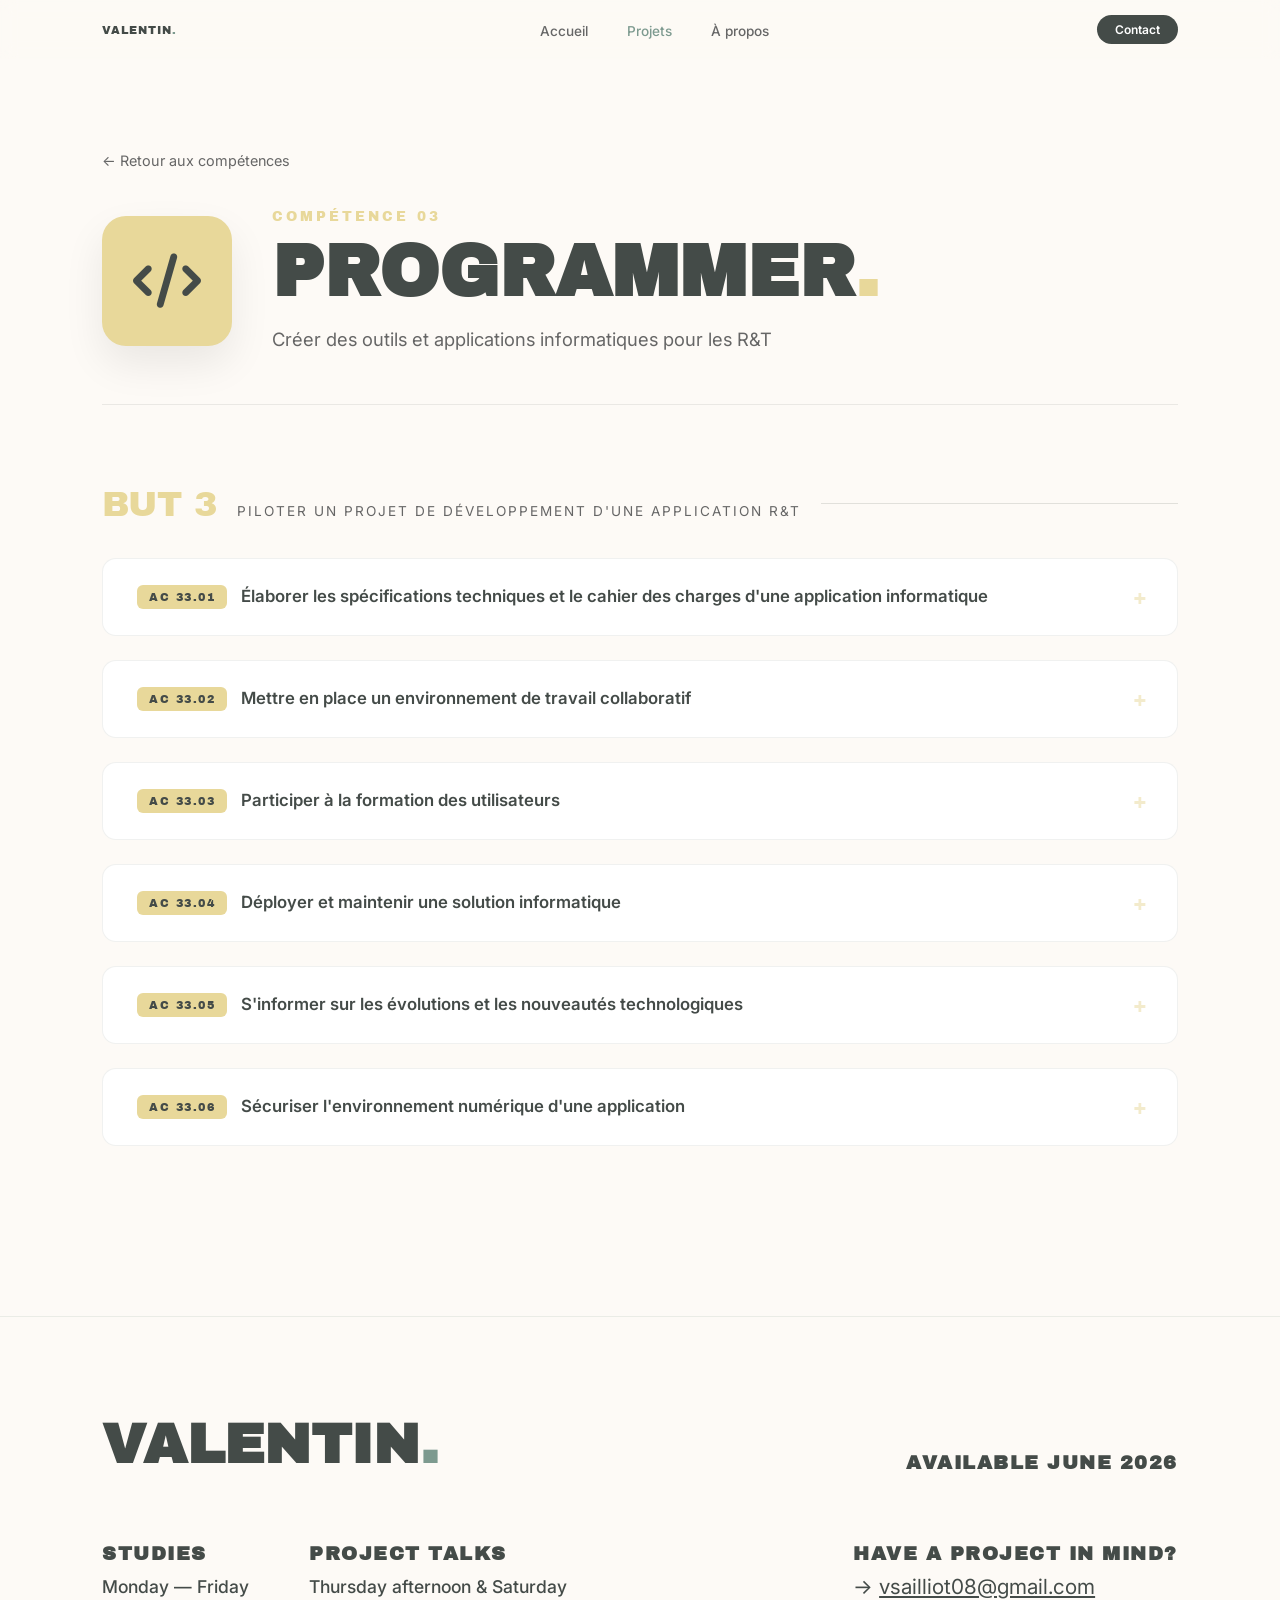
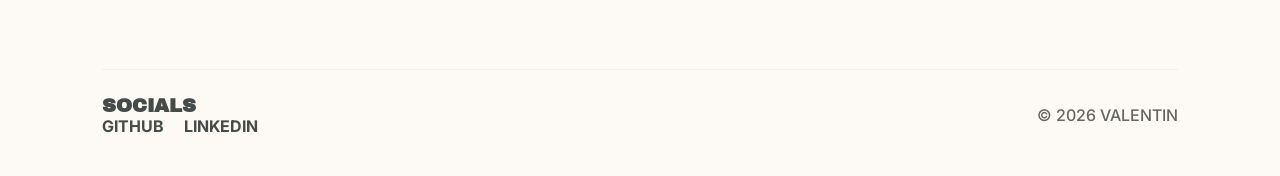
<file: competence-programmer.html>
<!DOCTYPE html>
<html lang="fr">
<head>
    <meta charset="UTF-8">
    <meta name="viewport" content="width=device-width, initial-scale=1.0">
    <title>Programmer | Valentin Sailliot</title>
    <link href="https://fonts.googleapis.com/css2?family=Archivo+Black&family=Inter:wght@100;200;300;400;500;600&display=swap" rel="stylesheet">
    <link rel="stylesheet" href="css/style.css">
    <link rel="stylesheet" href="https://cdnjs.cloudflare.com/ajax/libs/font-awesome/6.5.1/css/all.min.css">
    <style>:root { --page-color: var(--c-programmer); }</style>
</head>
<body>

    <header>
        <nav>
            <div class="logo" id="rotateLogo">VALENTIN<span>.</span></div>
            <div class="nav-links">
                <a href="index.html">Accueil</a>
                <a href="index.html#projets" class="active-link">Projets</a>
                <a href="about.html">À propos</a>
            </div>
            <a href="contact.html" class="nav-cta">Contact</a>
        </nav>
    </header>

    <main class="competence-page">
        <div class="competence-page-container">

            <a href="index.html#projets" class="back-link">← Retour aux compétences</a>

            <div class="competence-hero">
                <div class="competence-hero-icon"><i class="fas fa-code"></i></div>
                <div class="competence-hero-text">
                    <span class="competence-hero-number">COMPÉTENCE 03</span>
                    <h1 class="competence-hero-title">Programmer<span>.</span></h1>
                    <p class="competence-hero-desc">Créer des outils et applications informatiques pour les R&amp;T</p>
                </div>
            </div>

            <section class="year-section">
                <div class="year-header">
                    <span class="year-tag">BUT 3</span>
                    <span class="year-label">Piloter un projet de développement d&#x27;une application R&amp;T</span>
                    <span class="year-line"></span>
                </div>
                <div class="ac-list">
                    <article class="ac-card">
                        <div class="ac-header">
                            <span class="ac-code">AC 33.01</span>
                            <h3 class="ac-title">Élaborer les spécifications techniques et le cahier des charges d&#x27;une application informatique</h3>
                        </div>
                        <div class="ac-content">
                            <div class="ac-detail">
                                <span class="ac-detail-label">Ce que j&#x27;ai fait</span>
                                <p>Dans le cadre de la SAÉ 3.02, j&#x27;ai participé à la création d&#x27;une application de recherche de fichiers (Client/Serveur). Avant de coder, il a fallu définir précisément la structure de l&#x27;application : comment le client graphique (l&#x27;interface) allait demander des recherches et comment le serveur allait traiter les fichiers (PDF, Excel, HTML, TXT) pour renvoyer les résultats.</p>
                            </div>
                            <div class="ac-detail">
                                <span class="ac-detail-label">Pourquoi</span>
                                <p>L&#x27;objectif était de poser des bases claires pour que le programme soit performant et logique. Sans ce travail de préparation et de spécification, on risquait de construire une application désorganisée, où le client et le serveur ne se comprenaient pas, ou qui plantait dès qu&#x27;un fichier était trop lourd.</p>
                            </div>
                            <div class="ac-detail">
                                <span class="ac-detail-label">Comment</span>
                                <p>J&#x27;ai listé les fonctionnalités indispensables : recherche simple, recherche par critères (ET / OU) et utilisation d&#x27;expressions régulières (Regex). J&#x27;ai défini l&#x27;architecture des dossiers (un dossier pour chaque type de fichier : pdf, xlsx, html) et la méthode de communication (les requêtes) entre le script du client (client.py) et le script du serveur (server.py).</p>
                            </div>
                            <div class="ac-detail">
                                <span class="ac-detail-label">Difficultés</span>
                                <p>La principale difficulté a été de prévoir comment l&#x27;application allait réagir face à des formats de fichiers très différents. Lire du texte brut dans un fichier .txt est très simple, mais extraire du texte proprement depuis des cellules de tableau Excel (.xlsx) ou des pages de document .pdf demandait des règles techniques et des outils spécifiques qu&#x27;il a fallu anticiper dans le cahier des charges.</p>
                            </div>
                            <div class="ac-detail">
                                <span class="ac-detail-label">Ce que j&#x27;en ai appris</span>
                                <p>J&#x27;ai appris qu&#x27;un bon programme ne commence pas par du code, mais par une phase de réflexion. Structurer les besoins techniques à l&#x27;avance permet de gagner un temps précieux et d&#x27;éviter les erreurs logiques majeures durant le développement.</p>
                            </div>
                            <div class="ac-detail">
                                <span class="ac-detail-label">Ce que je ferais autrement</span>
                                <p>En situation réelle en entreprise, j&#x27;utiliserais des outils de maquettage visuel (comme Figma) pour dessiner l&#x27;interface utilisateur avant de la coder, et des diagrammes de flux de données pour formaliser encore plus précisément les échanges de messages entre le client et le serveur.</p>
                            </div>
                        </div>
                    </article>
                    <article class="ac-card">
                        <div class="ac-header">
                            <span class="ac-code">AC 33.02</span>
                            <h3 class="ac-title">Mettre en place un environnement de travail collaboratif</h3>
                        </div>
                        <div class="ac-content">
                            <div class="ac-detail">
                                <span class="ac-detail-label">Ce que j&#x27;ai fait</span>
                                <p>Pour le développement de mon application de recherche de fichiers, j&#x27;ai mis en place et utilisé un espace de travail partagé en utilisant la plateforme GitLab de l&#x27;université.</p>
                            </div>
                            <div class="ac-detail">
                                <span class="ac-detail-label">Pourquoi</span>
                                <p>L&#x27;objectif était de pouvoir coder l&#x27;application à plusieurs en même temps sans risquer d&#x27;effacer le travail des autres. Sans un outil collaboratif comme Git, il est impossible de fusionner proprement le code du client (l&#x27;interface graphique) et le code du serveur (le moteur de recherche) que nous développions en parallèle.</p>
                            </div>
                            <div class="ac-detail">
                                <span class="ac-detail-label">Comment</span>
                                <p>Nous avons partagé notre code sur un dépôt distant GitLab (à l&#x27;adresse officielle de notre projet universitaire). À chaque fois qu&#x27;un membre de l&#x27;équipe terminait une fonctionnalité ou corrigeait un bug dans les scripts Python (client.py ou server.py), il envoyait ses modifications (commit et push) sur la plateforme pour que tout le monde ait l&#x27;application à jour.</p>
                            </div>
                            <div class="ac-detail">
                                <span class="ac-detail-label">Difficultés</span>
                                <p>La principale difficulté a été de gérer ce que l&#x27;on appelle les « conflits » de version. Au début, il nous est arrivé de modifier exactement le même fichier Python au même moment. Lorsque l&#x27;on voulait fusionner nos codes, GitLab bloquait en signalant des lignes contradictoires. Il a fallu apprendre à lire ces alertes et à communiquer au sein de l&#x27;équipe pour choisir quelle partie du code conserver.</p>
                            </div>
                            <div class="ac-detail">
                                <span class="ac-detail-label">Ce que j&#x27;en ai appris</span>
                                <p>J&#x27;ai compris que le développement informatique moderne ne se fait pas tout seul dans son coin. Savoir utiliser les outils de gestion de version (comme Git) et s&#x27;entendre sur qui fait quoi est tout aussi important que de savoir écrire des lignes de code fonctionnelles.</p>
                            </div>
                            <div class="ac-detail">
                                <span class="ac-detail-label">Ce que je ferais autrement</span>
                                <p>En entreprise, pour éviter ces blocages, je mettrais en place une règle de travail plus stricte (le Git Flow) : chacun travaillerait sur une copie invisible de l&#x27;application (une branche dédiée) et aucune modification ne serait ajoutée au code principal sans avoir été d&#x27;abord vérifiée et validée par un autre membre de l&#x27;équipe.</p>
                            </div>
                        
                            <img src="images/image-ac33.02.png" alt="Environnement collaboratif GitLab — SAÉ 3.02" class="ac-trace">
                        </div>
                    </article>
                    <article class="ac-card">
                        <div class="ac-header">
                            <span class="ac-code">AC 33.03</span>
                            <h3 class="ac-title">Participer à la formation des utilisateurs</h3>
                        </div>
                        <div class="ac-content">
                            <div class="ac-detail">
                                <span class="ac-detail-label">Ce que j&#x27;ai fait</span>
                                <p>Lors de mon stage au Centre Hospitalier de Béthune-Beuvry, j&#x27;ai formé la cadre de santé du service de la pharmacie à la configuration des droits d&#x27;impression en couleur sur les nouvelles imprimantes Konica Minolta.</p>
                            </div>
                            <div class="ac-detail">
                                <span class="ac-detail-label">Pourquoi</span>
                                <p>Dans ce service, les agents partagent les mêmes ordinateurs sans avoir de session fixe attitrée, ce qui bloquait l&#x27;attribution automatique des droits couleur. En formant directement la responsable, l&#x27;objectif était de lui donner les clés pour qu&#x27;elle puisse gérer elle-même et en toute autonomie les accès de ses équipes actuelles ou des nouveaux arrivants.</p>
                            </div>
                            <div class="ac-detail">
                                <span class="ac-detail-label">Comment</span>
                                <p>Pour faire cette formation, je me suis déplacé directement dans son service. Je lui ai montré pas-à-pas la manipulation : comment se connecter, ouvrir les paramètres de l&#x27;imprimante et renseigner le code d&#x27;accès spécifique requis par l&#x27;hôpital pour débloquer la couleur. J&#x27;ai veillé à utiliser un langage simple et non technique pour qu&#x27;elle mémorise facilement la procédure.</p>
                            </div>
                            <div class="ac-detail">
                                <span class="ac-detail-label">Difficultés</span>
                                <p>La principale difficulté était que la cadre de la pharmacie n&#x27;avait pas un profil informatique et son temps était précieux. Il a fallu être très concis, aller droit au but et s&#x27;adapter à son rythme pour que cette tâche supplémentaire ne devienne pas une contrainte dans son travail quotidien de soin.</p>
                            </div>
                            <div class="ac-detail">
                                <span class="ac-detail-label">Ce que j&#x27;en ai appris</span>
                                <p>J&#x27;ai appris qu&#x27;un bon technicien doit aussi être un bon pédagogue. Installer une technologie ne suffit pas ; si les utilisateurs finaux ou les responsables ne savent pas s&#x27;en servir ou la gérer, le déploiement est un échec. Cette action m&#x27;a montré l&#x27;importance de la transmission des connaissances sur le terrain.</p>
                            </div>
                            <div class="ac-detail">
                                <span class="ac-detail-label">Ce que je ferais autrement</span>
                                <p>Pour parfaire cette formation, je ne me contenterais pas d&#x27;une explication orale. Rédiger et lui laisser une fiche mémo visuelle d&#x27;une seule page (avec des captures d&#x27;écran simples) lui aurait permis de s&#x27;y référer des mois plus tard en cas d&#x27;oubli, sans avoir à solliciter à nouveau le support informatique.</p>
                            </div>
                        </div>
                    </article>
                    <article class="ac-card">
                        <div class="ac-header">
                            <span class="ac-code">AC 33.04</span>
                            <h3 class="ac-title">Déployer et maintenir une solution informatique</h3>
                        </div>
                        <div class="ac-content">
                            <div class="ac-detail">
                                <span class="ac-detail-label">Ce que j&#x27;ai fait</span>
                                <p>Lors de mes différents projets (comme la SAÉ 3.02 ou les différents TPs abordés en cours), j&#x27;ai rédigé des guides techniques complets, sous forme de fichiers README et de Write-Ups, pour en assurer la maintenance future.</p>
                            </div>
                            <div class="ac-detail">
                                <span class="ac-detail-label">Pourquoi</span>
                                <p>L&#x27;objectif était de garantir que l&#x27;application puisse être installée facilement sur n&#x27;importe quel ordinateur et qu&#x27;elle reste fonctionnelle dans le temps. Sans un guide de déploiement et de maintenance clair, une application risque de devenir inutilisable dès qu&#x27;un composant change ou qu&#x27;un nouveau technicien doit s&#x27;en occuper.</p>
                            </div>
                            <div class="ac-detail">
                                <span class="ac-detail-label">Comment</span>
                                <p>Dans mes fichiers README, j&#x27;ai listé précisément l&#x27;ensemble des prérequis et des paquets logiciels nécessaires (comme PyPDF2, pandas ou beautifulsoup4 pour la SAÉ 3.02). J&#x27;ai décrit étape par étape les commandes pour installer les dépendances (via un fichier requirements.txt) et les instructions pour lancer et tester correctement le serveur et le client.</p>
                            </div>
                            <div class="ac-detail">
                                <span class="ac-detail-label">Difficultés</span>
                                <p>La principale difficulté a été de s&#x27;assurer que le guide de déploiement fonctionne sur n&#x27;importe quel système d&#x27;exploitation (Windows, macOS ou Linux). Par exemple, certains outils graphiques (comme la bibliothèque tkinter) sont inclus par défaut sur Windows mais demandent une commande d&#x27;installation manuelle spécifique sur Linux, ce qu&#x27;il a fallu documenter pour éviter les blocages au démarrage.</p>
                            </div>
                            <div class="ac-detail">
                                <span class="ac-detail-label">Ce que j&#x27;en ai appris</span>
                                <p>J&#x27;ai appris que le travail d&#x27;un informaticien ne s&#x27;arrête pas quand le code fonctionne sur son propre ordinateur. Déployer et maintenir demande une grande rigueur dans l&#x27;écriture des guides (Write-Ups) pour anticiper les erreurs d&#x27;environnement et formaliser le cycle de vie de l&#x27;application.</p>
                            </div>
                            <div class="ac-detail">
                                <span class="ac-detail-label">Ce que je ferais autrement</span>
                                <p>À l&#x27;avenir, j&#x27;automatiserais le déploiement en utilisant un conteneur Docker ou un script d&#x27;installation automatique (Makefile), ce qui garantirait un environnement identique quel que soit le système d&#x27;exploitation et éliminerait les problèmes de compatibilité.</p>
                            </div>
                        </div>
                    </article>
                    <article class="ac-card">
                        <div class="ac-header">
                            <span class="ac-code">AC 33.05</span>
                            <h3 class="ac-title">S&#x27;informer sur les évolutions et les nouveautés technologiques</h3>
                        </div>
                        <div class="ac-content">
                            <div class="ac-detail">
                                <span class="ac-detail-label">Ce que j&#x27;ai fait</span>
                                <p>Même si nous n&#x27;avons pas eu de cours dédié à cette compétence à l&#x27;IUT ou en stage, je l&#x27;ai mise en pratique de manière autonome tout au long de mes trois années d&#x27;études en effectuant une veille technologique constante sur les nouveautés informatiques.</p>
                            </div>
                            <div class="ac-detail">
                                <span class="ac-detail-label">Pourquoi</span>
                                <p>Dans le domaine des réseaux et de la cybersécurité, les technologies et les menaces évoluent tous les jours. Pour rester performant, éviter d&#x27;utiliser des outils obsolètes et être prêt pour le monde professionnel, il est indispensable de se tenir continuellement informé des dernières nouveautés.</p>
                            </div>
                            <div class="ac-detail">
                                <span class="ac-detail-label">Comment</span>
                                <p>Pour m&#x27;informer, je me documente régulièrement sur des sites spécialisés comme IT-Connect, qui propose des tutoriels et des articles sur les nouveautés systèmes et réseaux. Lorsque je rencontre un blocage technique dans mes projets, je consulte la communauté de professionnels sur le forum Reddit, notamment les sections comme r/sysadmin. Enfin, je regarde des vidéos et des podcasts sur YouTube, comme ParlonsCyber, pour suivre l&#x27;actualité de la cybersécurité.</p>
                            </div>
                            <div class="ac-detail">
                                <span class="ac-detail-label">Difficultés</span>
                                <p>La principale difficulté est de faire le tri dans la quantité énorme d&#x27;informations disponibles sur internet. Il est facile de s&#x27;y perdre. Il a fallu apprendre à filtrer les actualités pour ne retenir que ce qui est vraiment fiable, sérieux et utile pour mes études et mon futur métier.</p>
                            </div>
                            <div class="ac-detail">
                                <span class="ac-detail-label">Ce que j&#x27;en ai appris</span>
                                <p>J&#x27;ai appris qu&#x27;un bon informaticien ne s&#x27;arrête jamais d&#x27;apprendre. Cette veille permanente m&#x27;a rendu plus autonome et m&#x27;a donné le réflexe de chercher des solutions par moi-même, ce qui est une qualité essentielle pour résoudre des problèmes complexes sur le terrain.</p>
                            </div>
                            <div class="ac-detail">
                                <span class="ac-detail-label">Ce que je ferais autrement</span>
                                <p>En entreprise, plutôt que de faire cette veille de manière un peu aléatoire quand j&#x27;y pense, je structurerais cette démarche. J&#x27;utiliserais un agrégateur de flux (comme Feedly) pour centraliser automatiquement toutes mes sources préférées au même endroit et je planifierais un créneau fixe d&#x27;une heure par semaine dédié uniquement à la lecture de l&#x27;actualité technique.</p>
                            </div>
                        
                            <img src="images/image-ac33.05.png" alt="Veille technologique — IT-Connect, Reddit, YouTube" class="ac-trace">
                        </div>
                    </article>
                    <article class="ac-card">
                        <div class="ac-header">
                            <span class="ac-code">AC 33.06</span>
                            <h3 class="ac-title">Sécuriser l&#x27;environnement numérique d&#x27;une application</h3>
                        </div>
                        <div class="ac-content">
                            <div class="ac-detail">
                                <span class="ac-detail-label">Ce que j&#x27;ai fait</span>
                                <p>Dans le cadre de la SAÉ 4.01, j&#x27;ai développé et sécurisé les scripts de code d&#x27;une page de connexion web en PHP pour protéger l&#x27;accès à une application et à sa base de données.</p>
                            </div>
                            <div class="ac-detail">
                                <span class="ac-detail-label">Pourquoi</span>
                                <p>L&#x27;objectif était d&#x27;empêcher qu&#x27;un utilisateur malveillant puisse pirater l&#x27;application, intercepter des sessions ou deviner des mots de passe en testant des milliers de combinaisons (attaques par force brute). Sans ces barrières de sécurité directement intégrées dans le code, l&#x27;environnement numérique de l&#x27;application restait totalement vulnérable aux intrusions.</p>
                            </div>
                            <div class="ac-detail">
                                <span class="ac-detail-label">Comment</span>
                                <p>J&#x27;ai intégré plusieurs mécanismes de protection dans mon code PHP. D&#x27;abord, j&#x27;ai configuré un système de jetons invisibles (tokens CSRF) pour valider l&#x27;authenticité de chaque formulaire envoyé. Ensuite, j&#x27;ai utilisé la fonction password_verify pour vérifier les mots de passe sans jamais les stocker en clair en base de données (utilisation de clés hachées). Enfin, j&#x27;ai codé une règle qui bloque temporairement l&#x27;accès après 5 tentatives de connexion échouées.</p>
                            </div>
                            <div class="ac-detail">
                                <span class="ac-detail-label">Difficultés</span>
                                <p>La principale difficulté a été de s&#x27;assurer que les jetons de sécurité (tokens) et les variables de session se détruisent correctement et de manière sécurisée dès que l&#x27;utilisateur ferme son navigateur ou se déconnecte. Il a fallu être très rigoureux sur les paramètres des cookies pour éviter qu&#x27;un pirate puisse voler une session active.</p>
                            </div>
                            <div class="ac-detail">
                                <span class="ac-detail-label">Ce que j&#x27;en ai appris</span>
                                <p>J&#x27;ai appris que la sécurité d&#x27;un système ne dépend pas uniquement des pare-feu extérieurs, mais qu&#x27;elle doit être pensée dès l&#x27;écriture du code (concept de Security by Design). Chaque ligne de code qui gère des données utilisateurs doit être verrouillée pour fermer toutes les portes d&#x27;entrée possibles.</p>
                            </div>
                            <div class="ac-detail">
                                <span class="ac-detail-label">Ce que je ferais autrement</span>
                                <p>Pour élever encore le niveau de sécurité, je n&#x27;attendrais pas la fin du développement pour tester l&#x27;application. J&#x27;utiliserais des outils d&#x27;analyse de code automatisés (comme des scanners de vulnérabilités) tout au long de l&#x27;écriture du script pour détecter les failles logiques ou les erreurs de syntaxe au fur et à mesure.</p>
                            </div>
                        </div>
                    </article>
                </div>
            </section>

        </div>
    </main>

    <footer class="site-footer">
        <div class="footer-row-1">
            <h2 class="footer-name-massive">VALENTIN<span>.</span></h2>
            <div class="footer-status">
                <p class="caps bold-label">AVAILABLE JUNE 2026</p>
            </div>
        </div>
        <div class="footer-row-2">
            <div class="footer-col-left">
                <div class="info-group">
                    <span class="caps bold-label">STUDIES</span>
                    <p>Monday — Friday</p>
                </div>
                <div class="info-group">
                    <span class="caps bold-label">PROJECT TALKS</span>
                    <p>Thursday afternoon & Saturday</p>
                </div>
            </div>
            <div class="footer-col-right">
                <p class="caps bold-label section-contact-title">HAVE A PROJECT IN MIND?</p>
                <a href="mailto:vsailliot08@gmail.com" class="footer-mail-link">
                    <span class="arrow">→</span> <u>vsailliot08@gmail.com</u>
                </a>
            </div>
        </div>
        <div class="footer-row-3">
            <div class="footer-socials">
                <span class="archivo-bold">SOCIALS</span>
                <ul class="social-links-list">
                    <li><a href="#" target="_blank">GITHUB</a></li>
                    <li><a href="#" target="_blank">LINKEDIN</a></li>
                </ul>
            </div>
            <p class="copyright-tag">© 2026 VALENTIN</p>
        </div>
    </footer>

    <script src="js/main.js"></script>
</body>
</html>
</file>
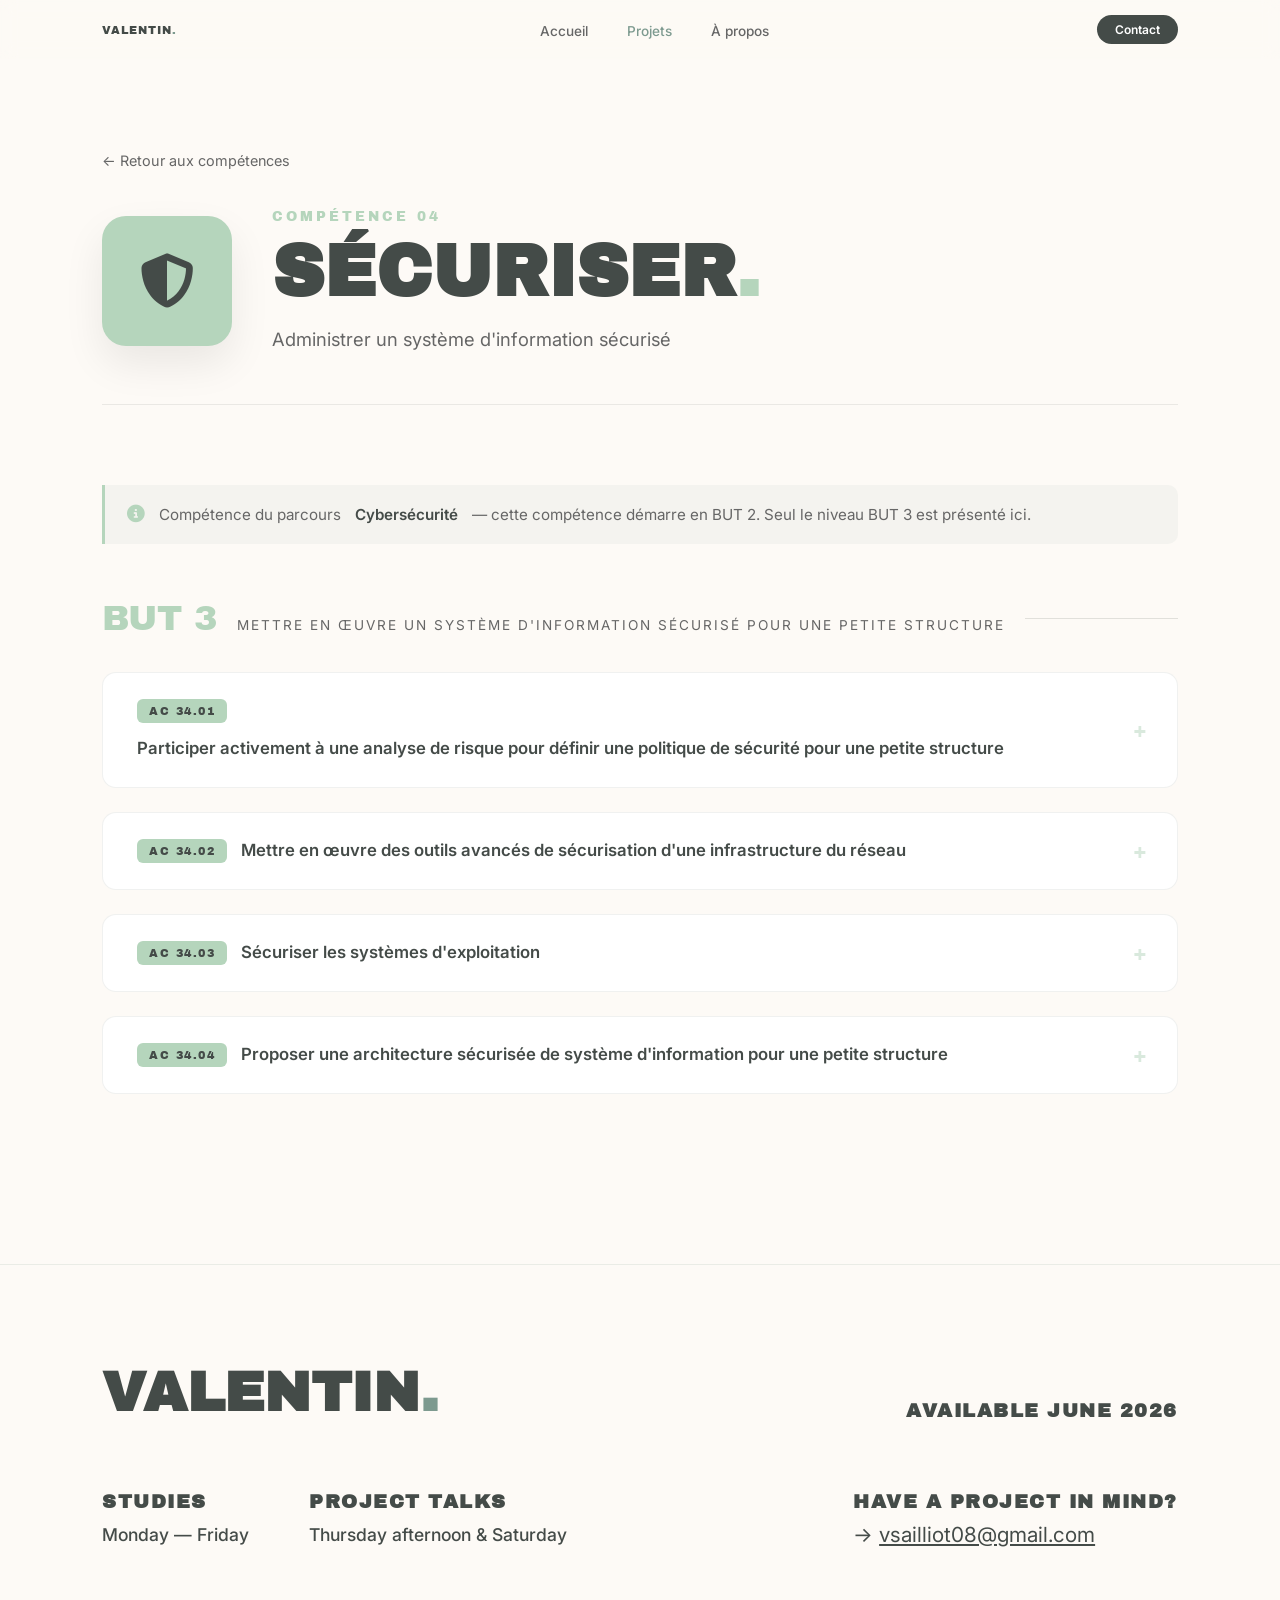
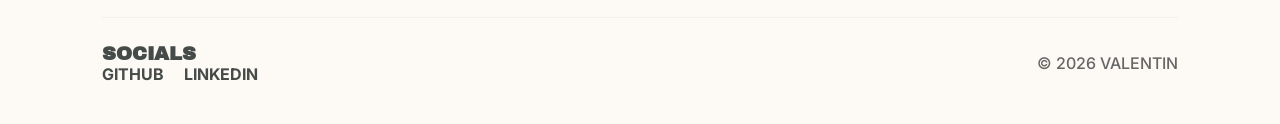
<file: competence-securiser.html>
<!DOCTYPE html>
<html lang="fr">
<head>
    <meta charset="UTF-8">
    <meta name="viewport" content="width=device-width, initial-scale=1.0">
    <title>Sécuriser | Valentin Sailliot</title>
    <link href="https://fonts.googleapis.com/css2?family=Archivo+Black&family=Inter:wght@100;200;300;400;500;600&display=swap" rel="stylesheet">
    <link rel="stylesheet" href="css/style.css">
    <link rel="stylesheet" href="https://cdnjs.cloudflare.com/ajax/libs/font-awesome/6.5.1/css/all.min.css">
    <style>:root { --page-color: var(--c-securiser); }</style>
</head>
<body>

    <header>
        <nav>
            <div class="logo" id="rotateLogo">VALENTIN<span>.</span></div>
            <div class="nav-links">
                <a href="index.html">Accueil</a>
                <a href="index.html#projets" class="active-link">Projets</a>
                <a href="about.html">À propos</a>
            </div>
            <a href="contact.html" class="nav-cta">Contact</a>
        </nav>
    </header>

    <main class="competence-page">
        <div class="competence-page-container">

            <a href="index.html#projets" class="back-link">← Retour aux compétences</a>

            <div class="competence-hero">
                <div class="competence-hero-icon"><i class="fas fa-shield-halved"></i></div>
                <div class="competence-hero-text">
                    <span class="competence-hero-number">COMPÉTENCE 04</span>
                    <h1 class="competence-hero-title">Sécuriser<span>.</span></h1>
                    <p class="competence-hero-desc">Administrer un système d&#x27;information sécurisé</p>
                </div>
            </div>

            <p class="parcours-note">
                <i class="fas fa-info-circle"></i>
                Compétence du parcours <strong>Cybersécurité</strong> — cette compétence démarre en BUT 2. Seul le niveau BUT 3 est présenté ici.
            </p>

            <section class="year-section">
                <div class="year-header">
                    <span class="year-tag">BUT 3</span>
                    <span class="year-label">Mettre en œuvre un système d&#x27;information sécurisé pour une petite structure</span>
                    <span class="year-line"></span>
                </div>
                <div class="ac-list">
                    <article class="ac-card">
                        <div class="ac-header">
                            <span class="ac-code">AC 34.01</span>
                            <h3 class="ac-title">Participer activement à une analyse de risque pour définir une politique de sécurité pour une petite structure</h3>
                        </div>
                        <div class="ac-content">
                            <div class="ac-detail">
                                <span class="ac-detail-label">Ce que j&#x27;ai fait</span>
                                <p>Dans le cadre du projet de SAÉ 3.03, j&#x27;ai participé à l&#x27;analyse des besoins et des risques pour une entreprise en pleine expansion afin de concevoir et de mettre en place une politique de sécurité adaptée pour son siège et sa nouvelle succursale.</p>
                            </div>
                            <div class="ac-detail">
                                <span class="ac-detail-label">Pourquoi</span>
                                <p>L&#x27;objectif était d&#x27;identifier à l&#x27;avance les menaces potentielles (comme l&#x27;interception de données confidentielles ou la panne d&#x27;un équipement critique) afin de mettre en place les protections nécessaires pour que l&#x27;activité de l&#x27;entreprise ne soit jamais interrompue ou piratée.</p>
                            </div>
                            <div class="ac-detail">
                                <span class="ac-detail-label">Comment</span>
                                <p>Nous avons analysé l&#x27;architecture et défini des règles strictes sur les équipements. Nous avons activé des licences de sécurité spécifiques sur les routeurs Cisco pour activer le chiffrement, et nous avons mis en place un protocole de secours (HSRP) entre les commutateurs du siège pour que le réseau continue de fonctionner automatiquement si un appareil tombe en panne.</p>
                            </div>
                            <div class="ac-detail">
                                <span class="ac-detail-label">Difficultés</span>
                                <p>La principale difficulté a été de trouver le bon équilibre entre une sécurité maximale et le confort de travail des utilisateurs. Par exemple, il a fallu configurer des listes de filtrage (ACL) pour bloquer les accès inutiles sans pour autant empêcher les employés d&#x27;accéder aux serveurs de fichiers et aux outils dont ils ont besoin au quotidien.</p>
                            </div>
                            <div class="ac-detail">
                                <span class="ac-detail-label">Ce que j&#x27;en ai appris</span>
                                <p>J&#x27;ai appris qu&#x27;une bonne politique de sécurité ne se limite pas à bloquer les attaques extérieures. Elle doit aussi prévoir la redondance du matériel pour faire face aux pannes logicielles ou matérielles et garantir que les données internes restent disponibles à tout moment.</p>
                            </div>
                            <div class="ac-detail">
                                <span class="ac-detail-label">Ce que je ferais autrement</span>
                                <p>En situation réelle dans une petite structure, j&#x27;utiliserais une méthode d&#x27;analyse de risque officielle comme EBIOS Risk Manager (méthode de l&#x27;ANSSI), qui permet de lister méthodiquement les menaces, d&#x27;évaluer leur impact et de prioriser les actions de remédiation de manière structurée.</p>
                            </div>
                        </div>
                    </article>
                    <article class="ac-card">
                        <div class="ac-header">
                            <span class="ac-code">AC 34.02</span>
                            <h3 class="ac-title">Mettre en œuvre des outils avancés de sécurisation d&#x27;une infrastructure du réseau</h3>
                        </div>
                        <div class="ac-content">
                            <div class="ac-detail">
                                <span class="ac-detail-label">Ce que j&#x27;ai fait</span>
                                <p>Dans le cadre de la SAÉ 5.Cyber.03, j&#x27;ai travaillé sur la plateforme de sécurité SentinelOne pour mettre en place des scénarios de détection et de réaction automatique face à des cyberattaques, comme le font les équipes d&#x27;un centre opérationnel de sécurité (SOC).</p>
                            </div>
                            <div class="ac-detail">
                                <span class="ac-detail-label">Pourquoi</span>
                                <p>L&#x27;objectif était de comprendre comment les entreprises protègent leurs infrastructures de manière moderne. Face à des menaces rapides, la supervision manuelle ne suffit plus : il faut des outils avancés capables d&#x27;analyser les alertes en temps réel et de bloquer les attaques instantanément avant qu&#x27;elles ne fassent des dégâts.</p>
                            </div>
                            <div class="ac-detail">
                                <span class="ac-detail-label">Comment</span>
                                <p>J&#x27;ai configuré un scénario automatisé (appelé un Playbook) sur SentinelOne. Nous avons créé une règle de détection : si le système détecte plusieurs tentatives d&#x27;authentification échouées d&#x27;affilée, il interprète cela comme une attaque par force brute. Une fois le seuil critique atteint, le Playbook déclenche automatiquement des actions de protection définies à l&#x27;avance pour verrouiller l&#x27;accès.</p>
                            </div>
                            <div class="ac-detail">
                                <span class="ac-detail-label">Difficultés</span>
                                <p>La principale difficulté a été de régler correctement les seuils de déclenchement pour éviter ce que l&#x27;on appelle les « faux positifs ». Si le système est trop sensible, il risque de bloquer un employé légitime qui s&#x27;est juste trompé de mot de passe plusieurs fois, ce qui perturberait le travail de l&#x27;entreprise. Il a fallu tester et ajuster la logique pour ne cibler que les comportements vraiment suspects.</p>
                            </div>
                            <div class="ac-detail">
                                <span class="ac-detail-label">Ce que j&#x27;en ai appris</span>
                                <p>J&#x27;ai appris l&#x27;importance cruciale de l&#x27;automatisation et de l&#x27;orchestration dans la cybersécurité moderne. Automatiser la réponse permet de réduire le temps de réaction face à une menace à quelques secondes à peine, ce qui améliore considérablement la protection globale du système d&#x27;information.</p>
                            </div>
                            <div class="ac-detail">
                                <span class="ac-detail-label">Ce que je ferais autrement</span>
                                <p>En contexte professionnel, je ne me contenterais pas de bloquer l&#x27;accès localement. Je configurerais le scénario pour qu&#x27;il envoie une alerte instantanée avec toutes les informations contextuelles (comme l&#x27;adresse IP d&#x27;origine) vers un système de centralisation des logs (un SIEM), afin que les analystes puissent immédiatement mener une enquête plus approfondie sur l&#x27;origine de l&#x27;attaque.</p>
                            </div>
                        
                            <img src="images/image-ac34.02.png" alt="Playbook SentinelOne — détection brute force" class="ac-trace">
                        </div>
                    </article>
                    <article class="ac-card">
                        <div class="ac-header">
                            <span class="ac-code">AC 34.03</span>
                            <h3 class="ac-title">Sécuriser les systèmes d&#x27;exploitation</h3>
                        </div>
                        <div class="ac-content">
                            <div class="ac-detail">
                                <span class="ac-detail-label">Ce que j&#x27;ai fait</span>
                                <p>Dans le cadre de cette ressource, j&#x27;ai suivi la formation officielle sur les pare-feux Stormshield Network Security (SNS). J&#x27;ai configuré et administré cet équipement pour sécuriser les communications, segmenter les réseaux et contrôler les accès de l&#x27;infrastructure informatique d&#x27;une entreprise.</p>
                            </div>
                            <div class="ac-detail">
                                <span class="ac-detail-label">Pourquoi</span>
                                <p>L&#x27;objectif était de maîtriser une solution de sécurité d&#x27;un constructeur français reconnu par l&#x27;ANSSI, afin de savoir comment protéger efficacement une architecture réseau professionnelle. Il s&#x27;agissait de comprendre comment interdire les flux dangereux tout en publiant des services (comme un serveur web) de manière totalement sécurisée.</p>
                            </div>
                            <div class="ac-detail">
                                <span class="ac-detail-label">Comment</span>
                                <p>J&#x27;ai pris en main l&#x27;interface du firewall Stormshield et j&#x27;ai réalisé plusieurs manipulations majeures. J&#x27;ai créé des règles de filtrage réseau et de traduction d&#x27;adresses (NAT) pour publier notre serveur web. J&#x27;ai également mis en place un tunnel VPN IPsec pour sécuriser la communication entre deux sites distants, d&#x27;abord avec une clé partagée (PSK), puis en utilisant une authentification plus forte par certificats numériques via une infrastructure de clés publiques (PKI). Enfin, j&#x27;ai configuré un portail captif lié à un annuaire interne LDAP.</p>
                            </div>
                            <div class="ac-detail">
                                <span class="ac-detail-label">Difficultés</span>
                                <p>La principale difficulté a été de configurer l&#x27;authentification par certificats pour le tunnel VPN. Si un seul paramètre de la PKI ou de la chaîne de confiance du certificat est mal renseigné, le pare-feu rejette la connexion et le tunnel ne monte pas. Il a fallu analyser très rigoureusement les journaux d&#x27;erreurs (logs) et faire des captures de trafic avec l&#x27;outil tcpdump pour comprendre d&#x27;où venait le blocage.</p>
                            </div>
                            <div class="ac-detail">
                                <span class="ac-detail-label">Ce que j&#x27;en ai appris</span>
                                <p>J&#x27;ai appris qu&#x27;une sécurité réseau solide ne se limite pas à bloquer des ports. Elle repose sur la visibilité (l&#x27;analyse des flux et des alarmes) et sur la mise en place d&#x27;une identité forte pour chaque connexion grâce aux certificats numériques, ce qui permet de garantir l&#x27;authenticité et la confidentialité des échanges entre les sites.</p>
                            </div>
                            <div class="ac-detail">
                                <span class="ac-detail-label">Ce que je ferais autrement</span>
                                <p>En entreprise, plutôt que d&#x27;utiliser l&#x27;authentification LDAP interne classique qui transmet parfois des requêtes simples, je couplerais le portail captif et les accès VPN Stormshield avec un protocole d&#x27;authentification encore plus sécurisé et moderne, ou j&#x27;exigerais une double authentification (MFA) pour tous les accès d&#x27;administration du pare-feu.</p>
                            </div>
                        
                            <img src="images/image-ac34.03.png" alt="Configuration Stormshield SNS — VPN IPsec et PKI" class="ac-trace">
                        </div>
                    </article>
                    <article class="ac-card">
                        <div class="ac-header">
                            <span class="ac-code">AC 34.04</span>
                            <h3 class="ac-title">Proposer une architecture sécurisée de système d&#x27;information pour une petite structure</h3>
                        </div>
                        <div class="ac-content">
                            <div class="ac-detail">
                                <span class="ac-detail-label">Ce que j&#x27;ai fait</span>
                                <p>Dans le cadre de la SAÉ 4.01, j&#x27;ai conçu et configuré l&#x27;architecture réseau sécurisée d&#x27;une entreprise comprenant un site principal et une succursale, en mettant en place un cloisonnement strict des services.</p>
                            </div>
                            <div class="ac-detail">
                                <span class="ac-detail-label">Pourquoi</span>
                                <p>L&#x27;objectif d&#x27;une telle architecture est de s&#x27;assurer que si un pirate ou un virus réussit à s&#x27;introduire dans un sous-réseau (par exemple, le réseau des ordinateurs des utilisateurs), il soit techniquement bloqué et ne puisse pas atteindre les serveurs de fichiers, la base de données ou les serveurs d&#x27;administration de l&#x27;entreprise.</p>
                            </div>
                            <div class="ac-detail">
                                <span class="ac-detail-label">Comment</span>
                                <p>Sur chaque site, j&#x27;ai installé et configuré un pare-feu Cisco ASA et un commutateur de couche 3. J&#x27;ai créé différents réseaux virtuels (VLAN 10 pour l&#x27;Administration, VLAN 20 pour la Production et VLAN 30 pour les Services). J&#x27;ai configuré les interfaces du pare-feu avec des niveaux de sécurité différents (inside pour l&#x27;interne, outside vers internet) et j&#x27;ai isolé le serveur web dans une zone protégée appelée DMZ. Enfin, j&#x27;ai appliqué des listes de filtrage (ACL) pour bloquer les communications non autorisées entre ces zones.</p>
                            </div>
                            <div class="ac-detail">
                                <span class="ac-detail-label">Difficultés</span>
                                <p>La principale difficulté a été de configurer le routage et les listes d&#x27;accès (ACL) sur le switch de couche 3 et le pare-feu ASA sans créer de coupure. Il est très facile d&#x27;écrire une règle de filtrage un peu trop stricte qui finit par bloquer par erreur tout le trafic légitime de l&#x27;entreprise. Il a fallu tester chaque règle méthodiquement.</p>
                            </div>
                            <div class="ac-detail">
                                <span class="ac-detail-label">Ce que j&#x27;en ai appris</span>
                                <p>J&#x27;ai appris qu&#x27;une architecture sécurisée repose sur le principe de la « défense en profondeur ». Il ne suffit pas de mettre une barrière à l&#x27;entrée du réseau (pare-feu externe), il faut aussi segmenter l&#x27;intérieur de l&#x27;entreprise (VLAN et ACL) pour limiter les risques en cas d&#x27;incident.</p>
                            </div>
                            <div class="ac-detail">
                                <span class="ac-detail-label">Ce que je ferais autrement</span>
                                <p>En entreprise, pour simplifier la gestion de cette architecture, j&#x27;utiliserais des pare-feux de nouvelle génération (NGFW) qui permettent de faire du filtrage non pas seulement par adresses IP ou par ports, mais directement par type d&#x27;applications ou par identités d&#x27;utilisateurs, ce qui rend les règles de sécurité beaucoup plus simples à maintenir.</p>
                            </div>
                        </div>
                    </article>
                </div>
            </section>

        </div>
    </main>

    <footer class="site-footer">
        <div class="footer-row-1">
            <h2 class="footer-name-massive">VALENTIN<span>.</span></h2>
            <div class="footer-status">
                <p class="caps bold-label">AVAILABLE JUNE 2026</p>
            </div>
        </div>
        <div class="footer-row-2">
            <div class="footer-col-left">
                <div class="info-group">
                    <span class="caps bold-label">STUDIES</span>
                    <p>Monday — Friday</p>
                </div>
                <div class="info-group">
                    <span class="caps bold-label">PROJECT TALKS</span>
                    <p>Thursday afternoon & Saturday</p>
                </div>
            </div>
            <div class="footer-col-right">
                <p class="caps bold-label section-contact-title">HAVE A PROJECT IN MIND?</p>
                <a href="mailto:vsailliot08@gmail.com" class="footer-mail-link">
                    <span class="arrow">→</span> <u>vsailliot08@gmail.com</u>
                </a>
            </div>
        </div>
        <div class="footer-row-3">
            <div class="footer-socials">
                <span class="archivo-bold">SOCIALS</span>
                <ul class="social-links-list">
                    <li><a href="#" target="_blank">GITHUB</a></li>
                    <li><a href="#" target="_blank">LINKEDIN</a></li>
                </ul>
            </div>
            <p class="copyright-tag">© 2026 VALENTIN</p>
        </div>
    </footer>

    <script src="js/main.js"></script>
</body>
</html>
</file>
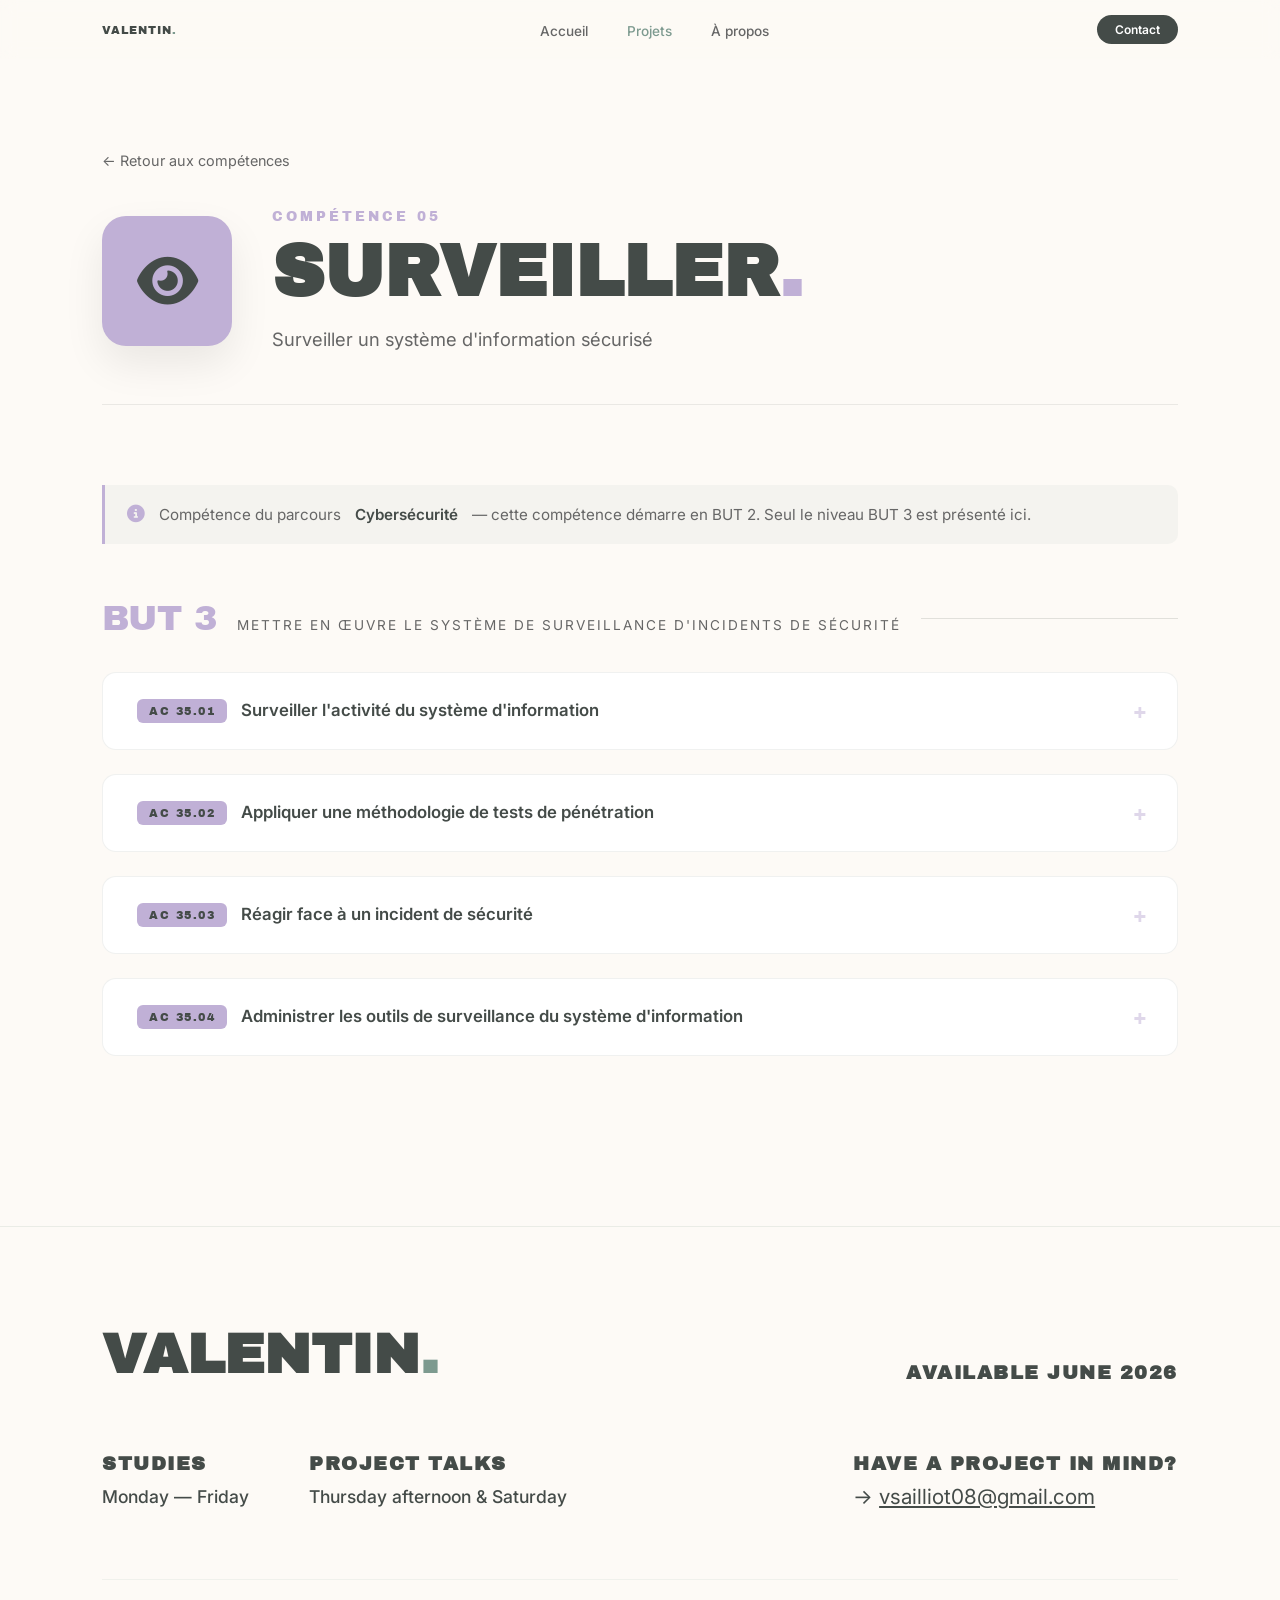
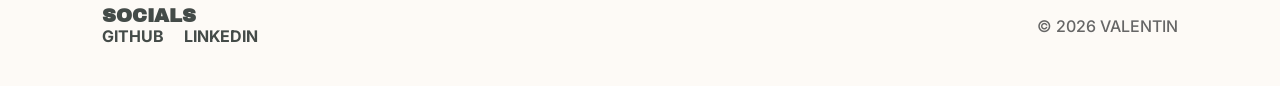
<file: competence-surveiller.html>
<!DOCTYPE html>
<html lang="fr">
<head>
    <meta charset="UTF-8">
    <meta name="viewport" content="width=device-width, initial-scale=1.0">
    <title>Surveiller | Valentin Sailliot</title>
    <link href="https://fonts.googleapis.com/css2?family=Archivo+Black&family=Inter:wght@100;200;300;400;500;600&display=swap" rel="stylesheet">
    <link rel="stylesheet" href="css/style.css">
    <link rel="stylesheet" href="https://cdnjs.cloudflare.com/ajax/libs/font-awesome/6.5.1/css/all.min.css">
    <style>:root { --page-color: var(--c-surveiller); }</style>
</head>
<body>

    <header>
        <nav>
            <div class="logo" id="rotateLogo">VALENTIN<span>.</span></div>
            <div class="nav-links">
                <a href="index.html">Accueil</a>
                <a href="index.html#projets" class="active-link">Projets</a>
                <a href="about.html">À propos</a>
            </div>
            <a href="contact.html" class="nav-cta">Contact</a>
        </nav>
    </header>

    <main class="competence-page">
        <div class="competence-page-container">

            <a href="index.html#projets" class="back-link">← Retour aux compétences</a>

            <div class="competence-hero">
                <div class="competence-hero-icon"><i class="fas fa-eye"></i></div>
                <div class="competence-hero-text">
                    <span class="competence-hero-number">COMPÉTENCE 05</span>
                    <h1 class="competence-hero-title">Surveiller<span>.</span></h1>
                    <p class="competence-hero-desc">Surveiller un système d&#x27;information sécurisé</p>
                </div>
            </div>

            <p class="parcours-note">
                <i class="fas fa-info-circle"></i>
                Compétence du parcours <strong>Cybersécurité</strong> — cette compétence démarre en BUT 2. Seul le niveau BUT 3 est présenté ici.
            </p>

            <section class="year-section">
                <div class="year-header">
                    <span class="year-tag">BUT 3</span>
                    <span class="year-label">Mettre en œuvre le système de surveillance d&#x27;incidents de sécurité</span>
                    <span class="year-line"></span>
                </div>
                <div class="ac-list">
                    <article class="ac-card">
                        <div class="ac-header">
                            <span class="ac-code">AC 35.01</span>
                            <h3 class="ac-title">Surveiller l&#x27;activité du système d&#x27;information</h3>
                        </div>
                        <div class="ac-content">
                            <div class="ac-detail">
                                <span class="ac-detail-label">Ce que j&#x27;ai fait</span>
                                <p>Lors de mon stage de 3ème année, j&#x27;ai suivi une formation pour prendre en main l&#x27;outil Centreon, qui permet de surveiller en temps réel l&#x27;état de santé des serveurs et des ordinateurs connectés au réseau.</p>
                            </div>
                            <div class="ac-detail">
                                <span class="ac-detail-label">Pourquoi</span>
                                <p>L&#x27;objectif de la supervision est d&#x27;avoir un tableau de bord global pour détecter les pannes ou les ralentissements avant même que les utilisateurs ne s&#x27;en rendent compte. Par exemple, cela permet de voir si un ordinateur s&#x27;éteint ou si son disque dur commence à être totalement plein.</p>
                            </div>
                            <div class="ac-detail">
                                <span class="ac-detail-label">Comment</span>
                                <p>J&#x27;ai appris le fonctionnement de base de Centreon, qui repose sur deux notions simples : les « hôtes » (l&#x27;appareil que l&#x27;on veut surveiller, comme un ordinateur) et les « services » (la vérification que l&#x27;on fait sur cet appareil). J&#x27;ai appris à déclarer une machine dans le système en renseignant son adresse IP et à lui attribuer des vérifications automatiques, comme un test de réponse réseau (le ping) toutes les 5 minutes.</p>
                            </div>
                            <div class="ac-detail">
                                <span class="ac-detail-label">Difficultés</span>
                                <p>La principale difficulté a été de comprendre la logique de l&#x27;outil au début, car l&#x27;interface comporte beaucoup de menus. Il a fallu assimiler comment les informations remontent depuis les machines jusqu&#x27;au collecteur central de l&#x27;hôpital sans faire d&#x27;erreur de manipulation.</p>
                            </div>
                            <div class="ac-detail">
                                <span class="ac-detail-label">Ce que j&#x27;en ai appris</span>
                                <p>J&#x27;ai appris que surveiller un réseau ne se fait pas au hasard. Il faut choisir des indicateurs précis et critiques (comme la connectivité réseau ou l&#x27;espace disque) pour garder une vue claire sur l&#x27;infrastructure sans surcharger l&#x27;écran de fausses alertes.</p>
                            </div>
                            <div class="ac-detail">
                                <span class="ac-detail-label">Ce que je ferais autrement</span>
                                <p>En entreprise, pour simplifier le travail au quotidien, je mettrais en place des notifications automatiques par e-mail ou sur une application de messagerie d&#x27;équipe. Ainsi, le technicien n&#x27;aurait pas besoin de garder les yeux fixés sur le tableau de bord Centreon pour être prévenu dès qu&#x27;une machine tombe en panne.</p>
                            </div>
                        </div>
                    </article>
                    <article class="ac-card">
                        <div class="ac-header">
                            <span class="ac-code">AC 35.02</span>
                            <h3 class="ac-title">Appliquer une méthodologie de tests de pénétration</h3>
                        </div>
                        <div class="ac-content">
                            <div class="ac-detail">
                                <span class="ac-detail-label">Ce que j&#x27;ai fait</span>
                                <p>Dans le cadre d&#x27;un exercice de cybersécurité (Warbox), j&#x27;ai réalisé un test d&#x27;intrusion (pentesting) sur le site web et l&#x27;infrastructure d&#x27;une entreprise fictive appelée Bug&amp;Blog Ltd pour identifier leurs failles de sécurité.</p>
                            </div>
                            <div class="ac-detail">
                                <span class="ac-detail-label">Pourquoi</span>
                                <p>L&#x27;objectif d&#x27;un test de pénétration est de se mettre dans la peau d&#x27;un attaquant pour découvrir les vulnérabilités d&#x27;un système avant qu&#x27;une personne malveillante ne les exploite réellement. Cela permet à l&#x27;entreprise de corriger ses faiblesses et de valider la sécurité de sa plateforme avant sa mise en ligne officielle.</p>
                            </div>
                            <div class="ac-detail">
                                <span class="ac-detail-label">Comment</span>
                                <p>J&#x27;ai suivi une méthodologie rigoureuse d&#x27;audit depuis une machine d&#x27;attaque (Kali Linux). J&#x27;ai d&#x27;abord scanné les ports avec l&#x27;outil Nmap pour repérer les services ouverts, ce qui m&#x27;a permis de découvrir une faille d&#x27;authentification sur le service SSH. J&#x27;ai ensuite utilisé WPScan pour auditer le site WordPress et trouver des fichiers rendus publics, et j&#x27;ai testé manuellement les accès à un serveur FTP pour voir si des connexions anonymes sans mot de passe étaient autorisées.</p>
                            </div>
                            <div class="ac-detail">
                                <span class="ac-detail-label">Difficultés</span>
                                <p>La principale difficulté a été de trier et d&#x27;analyser manuellement toutes les informations récoltées par les outils. Un scanner automatique donne beaucoup de résultats ; il a fallu faire preuve de logique pour vérifier chaque alerte une par une, éliminer les fausses pistes et réussir à télécharger le fichier sensible (private.txt) qui prouvait la vulnérabilité du serveur FTP.</p>
                            </div>
                            <div class="ac-detail">
                                <span class="ac-detail-label">Ce que j&#x27;en ai appris</span>
                                <p>J&#x27;ai appris qu&#x27;un test d&#x27;intrusion demande beaucoup de méthode et de patience. La sécurité d&#x27;un site web ne dépend pas que de son code, mais de l&#x27;ensemble de son environnement : un serveur de fichiers (FTP) ou d&#x27;accès à distance (SSH) mal configuré en arrière-plan suffit à mettre en danger toutes les données de l&#x27;entreprise.</p>
                            </div>
                            <div class="ac-detail">
                                <span class="ac-detail-label">Ce que je ferais autrement</span>
                                <p>Si je devais refaire cet audit, je rédigerais les recommandations de correction de manière encore plus détaillée pour l&#x27;équipe de développement. Au lieu de simplement leur dire de « mettre à jour » ou de « restreindre les accès », je leur fournirais directement les exemples de lignes de code ou de fichiers de configuration corrigés pour qu&#x27;ils puissent corriger les failles plus rapidement.</p>
                            </div>
                        
                            <img src="images/image-ac35.02.png" alt="Test de pénétration Warbox — Nmap, WPScan, Kali Linux" class="ac-trace">
                        </div>
                    </article>
                    <article class="ac-card">
                        <div class="ac-header">
                            <span class="ac-code">AC 35.03</span>
                            <h3 class="ac-title">Réagir face à un incident de sécurité</h3>
                        </div>
                        <div class="ac-content">
                            <div class="ac-detail">
                                <span class="ac-detail-label">Ce que j&#x27;ai fait</span>
                                <p>Dans le cadre du projet d&#x27;architecture et de gouvernance pour une PME, j&#x27;ai défini et formalisé les procédures d&#x27;urgence et les politiques de récupération de données pour faire face aux cyberattaques majeures, telles que les attaques par rançongiciel (ransomwares).</p>
                            </div>
                            <div class="ac-detail">
                                <span class="ac-detail-label">Pourquoi</span>
                                <p>L&#x27;objectif est de garantir la survie et la continuité de l&#x27;activité de l&#x27;entreprise si une intrusion ou un chiffrement malveillant se produit. En cas d&#x27;incident critique, chaque minute d&#x27;arrêt représente une lourde perte financière ; il est donc indispensable d&#x27;avoir un plan de réaction immédiat et écrit pour savoir comment réagir sans paniquer.</p>
                            </div>
                            <div class="ac-detail">
                                <span class="ac-detail-label">Comment</span>
                                <p>J&#x27;ai planifié l&#x27;application stricte de la règle d&#x27;or de sauvegarde moderne (la règle du 3-2-1-1-0) en utilisant la solution Proxmox Backup Server. J&#x27;ai intégré la mise en place d&#x27;un stockage externalisé et totalement « immuable » (via l&#x27;option Object Lock sur un cloud souverain), ce qui empêche techniquement un pirate d&#x27;effacer ou de modifier les sauvegardes. Enfin, j&#x27;ai rédigé un « Kit de Survie » papier détaillant toutes les étapes pour reconstruire et restaurer proprement le système à partir de zéro.</p>
                            </div>
                            <div class="ac-detail">
                                <span class="ac-detail-label">Difficultés</span>
                                <p>La principale difficulté dans la réaction aux incidents est de s&#x27;assurer que les sauvegardes elles-mêmes ne sont pas corrompues ou infectées par le virus avant d&#x27;être restaurées. Pour sécuriser cette étape, il a fallu concevoir des scripts de tests automatiques hebdomadaires qui isolent la restauration dans un environnement virtuel fermé (Sandbox) pour valider que le système redémarre sainement.</p>
                            </div>
                            <div class="ac-detail">
                                <span class="ac-detail-label">Ce que j&#x27;en ai appris</span>
                                <p>J&#x27;ai appris qu&#x27;une bonne stratégie de cybersécurité doit toujours anticiper le pire scénario. La sauvegarde est l&#x27;assurance-vie de l&#x27;entreprise, mais une sauvegarde qui n&#x27;a jamais été testée en situation de crise est une sauvegarde inexistante. La réactivité dépend autant de la technique que de la clarté des procédures humaines écrites à l&#x27;avance.</p>
                            </div>
                            <div class="ac-detail">
                                <span class="ac-detail-label">Ce que je ferais autrement</span>
                                <p>En entreprise, j&#x27;ajouterais un processus d&#x27;isolement réseau automatique immédiat et physique. Dès qu&#x27;une alerte critique d&#x27;incident est confirmée sur une machine, le système devrait couper automatiquement ses accès aux autres réseaux internes (VLANs) pour bloquer instantanément la propagation du virus, avant même de commencer la phase de restauration.</p>
                            </div>
                        </div>
                    </article>
                    <article class="ac-card">
                        <div class="ac-header">
                            <span class="ac-code">AC 35.04</span>
                            <h3 class="ac-title">Administrer les outils de surveillance du système d&#x27;information</h3>
                        </div>
                        <div class="ac-content">
                            <div class="ac-detail">
                                <span class="ac-detail-label">Ce que j&#x27;ai fait</span>
                                <p>Lors de mon stage de 3ème année à l&#x27;hôpital, j&#x27;ai manipulé et configuré l&#x27;outil de surveillance centralisé Centreon pour gérer l&#x27;intégration de nouveaux équipements du réseau dans le système de contrôle de la DSI.</p>
                            </div>
                            <div class="ac-detail">
                                <span class="ac-detail-label">Pourquoi</span>
                                <p>L&#x27;objectif était d&#x27;administrer l&#x27;outil pour qu&#x27;il prenne en compte les évolutions du parc informatique. Un outil de surveillance n&#x27;est utile que s&#x27;il est constamment mis à jour ; si on ajoute de nouvelles machines importantes sur le réseau sans les déclarer dans l&#x27;outil, elles ne seront pas surveillées et on ne sera pas averti en cas de panne.</p>
                            </div>
                            <div class="ac-detail">
                                <span class="ac-detail-label">Comment</span>
                                <p>J&#x27;ai appris à utiliser l&#x27;interface d&#x27;administration de Centreon pour créer un « groupe d&#x27;hôtes » (pour rassembler par exemple les machines par type ou par service). J&#x27;ai configuré la liaison entre les nouvelles machines et le collecteur central de l&#x27;établissement (le serveur chargé de faire les vérifications). Enfin, j&#x27;ai appris à valider et exporter la configuration pour que les règles de surveillance (le test du ping et de l&#x27;espace disque) s&#x27;appliquent réellement sur le terrain.</p>
                            </div>
                            <div class="ac-detail">
                                <span class="ac-detail-label">Difficultés</span>
                                <p>La principale difficulté est de ne rien oublier dans les paramètres d&#x27;administration (comme le nom exact de la machine, son adresse IP ou le bon collecteur). Si on fait une erreur de saisie ou si on oublie d&#x27;exporter la configuration finale vers le serveur central, la surveillance ne s&#x27;active pas et la machine reste invisible dans l&#x27;outil.</p>
                            </div>
                            <div class="ac-detail">
                                <span class="ac-detail-label">Ce que j&#x27;en ai appris</span>
                                <p>J&#x27;ai appris qu&#x27;administrer un outil de surveillance demande une rigueur constante et une bonne organisation. Pour que l&#x27;équipe technique puisse travailler efficacement, l&#x27;outil doit être bien structuré, avec des groupes de machines clairs et des configurations validées à chaque modification.</p>
                            </div>
                            <div class="ac-detail">
                                <span class="ac-detail-label">Ce que je ferais autrement</span>
                                <p>Pour faciliter l&#x27;administration à grande échelle, j&#x27;utiliserais à l&#x27;avenir des modèles de configuration pré-enregistrés (templates). Au lieu de paramétrer manuellement chaque nouveau serveur ou ordinateur un par un, l&#x27;application d&#x27;un modèle standard permettrait de configurer toutes les alertes et les fréquences de test en un seul clic, limitant ainsi le risque d&#x27;erreur humaine.</p>
                            </div>
                        </div>
                    </article>
                </div>
            </section>

        </div>
    </main>

    <footer class="site-footer">
        <div class="footer-row-1">
            <h2 class="footer-name-massive">VALENTIN<span>.</span></h2>
            <div class="footer-status">
                <p class="caps bold-label">AVAILABLE JUNE 2026</p>
            </div>
        </div>
        <div class="footer-row-2">
            <div class="footer-col-left">
                <div class="info-group">
                    <span class="caps bold-label">STUDIES</span>
                    <p>Monday — Friday</p>
                </div>
                <div class="info-group">
                    <span class="caps bold-label">PROJECT TALKS</span>
                    <p>Thursday afternoon & Saturday</p>
                </div>
            </div>
            <div class="footer-col-right">
                <p class="caps bold-label section-contact-title">HAVE A PROJECT IN MIND?</p>
                <a href="mailto:vsailliot08@gmail.com" class="footer-mail-link">
                    <span class="arrow">→</span> <u>vsailliot08@gmail.com</u>
                </a>
            </div>
        </div>
        <div class="footer-row-3">
            <div class="footer-socials">
                <span class="archivo-bold">SOCIALS</span>
                <ul class="social-links-list">
                    <li><a href="#" target="_blank">GITHUB</a></li>
                    <li><a href="#" target="_blank">LINKEDIN</a></li>
                </ul>
            </div>
            <p class="copyright-tag">© 2026 VALENTIN</p>
        </div>
    </footer>

    <script src="js/main.js"></script>
</body>
</html>
</file>
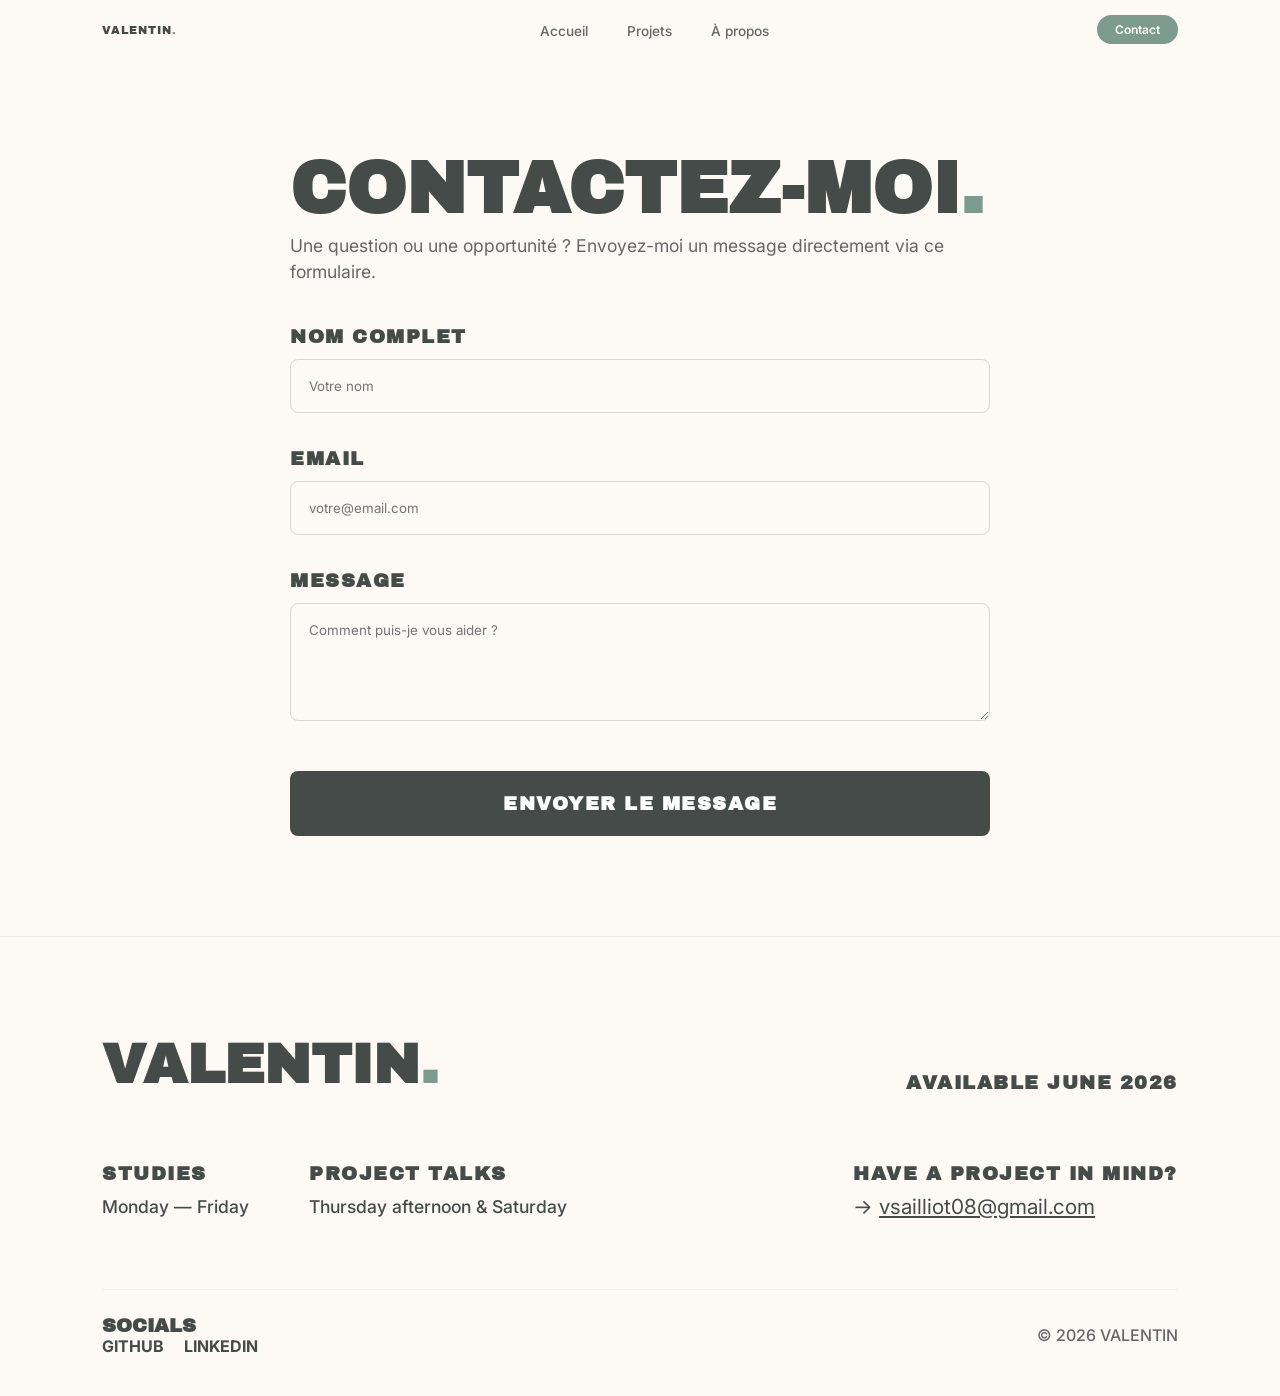
<file: contact.html>
<!DOCTYPE html>
<html lang="fr">
<head>
    <meta charset="UTF-8">
    <meta name="viewport" content="width=device-width, initial-scale=1.0">
    <title>Contact | Valentin Sailliot</title>
    <link href="https://fonts.googleapis.com/css2?family=Archivo+Black&family=Inter:wght@100;200;300;400;500;600&display=swap" rel="stylesheet">
    <link rel="stylesheet" href="css/style.css">
    <link rel="stylesheet" href="https://cdnjs.cloudflare.com/ajax/libs/font-awesome/6.5.1/css/all.min.css">
</head>
<body>

    <header>
        <nav>
            <div class="logo" id="rotateLogo">VALENTIN<span>.</span></div>
            <div class="nav-links">
                <a href="index.html">Accueil</a>
                <a href="index.html#projets">Projets</a>
                <a href="#">À propos</a>
            </div>
            <a href="contact.html" class="nav-cta active-page">Contact</a>
        </nav>
    </header>

    <main class="contact-section">
        <div class="contact-container">
            <h1 class="contact-title">Contactez-moi<span>.</span></h1>
            <p class="contact-subtitle">Une question ou une opportunité ? Envoyez-moi un message directement via ce formulaire.</p>

            <form class="contact-form">
                <div class="form-group">
                    <label class="caps bold-label">Nom complet</label>
                    <input type="text" placeholder="Votre nom" required>
                </div>
                <div class="form-group">
                    <label class="caps bold-label">Email</label>
                    <input type="email" placeholder="votre@email.com" required>
                </div>
                <div class="form-group">
                    <label class="caps bold-label">Message</label>
                    <textarea rows="5" placeholder="Comment puis-je vous aider ?" required></textarea>
                </div>
                <button type="submit" class="btn-submit caps bold-label">Envoyer le message</button>
            </form>
        </div>
    </main>

    <footer class="site-footer">
        <div class="footer-row-1">
            <h2 class="footer-name-massive">VALENTIN<span>.</span></h2>
            <div class="footer-status">
                <p class="caps bold-label">AVAILABLE JUNE 2026</p>
            </div>
        </div>
        <div class="footer-row-2">
            <div class="footer-col-left">
                <div class="info-group">
                    <span class="caps bold-label">STUDIES</span>
                    <p>Monday — Friday</p>
                </div>
                <div class="info-group">
                    <span class="caps bold-label">PROJECT TALKS</span>
                    <p>Thursday afternoon & Saturday</p>
                </div>
            </div>
            <div class="footer-col-right">
                <p class="caps bold-label section-contact-title">HAVE A PROJECT IN MIND?</p>
                <a href="mailto:vsailliot08@gmail.com" class="footer-mail-link">
                    <span class="arrow">→</span> <u>vsailliot08@gmail.com</u>
                </a>
            </div>
        </div>
        <div class="footer-row-3">
            <div class="footer-socials">
                <span class="archivo-bold">SOCIALS</span>
                <ul class="social-links-list">
                    <li><a href="#" target="_blank">GITHUB</a></li>
                    <li><a href="#" target="_blank">LINKEDIN</a></li>
                </ul>
            </div>
            <p class="copyright-tag">© 2026 VALENTIN</p>
        </div>
    </footer>

    <script src="js/main.js"></script>
</body>
</html>
</file>
<file: css/style.css>
/* --- VARIABLES --- */
:root {
    --bg-cream: #fdfaf6;      
    --text-dark: #444b48;     
    --text-grey: #666666;     
    --accent-color: #7d9a8f;

    /* Couleurs des compétences — palette pastel apaisante */
    --c-administrer: #D4A5A5;   /* rose poudré */
    --c-connecter:   #A8C8DB;   /* bleu ciel */
    --c-programmer:  #E8D89A;   /* jaune crème pastel */
    --c-securiser:   #B5D5BC;   /* eucalyptus / menthe */
    --c-surveiller:  #C0B0D6;   /* lavande */
}

/* --- RESET & BASE --- */
* { margin: 0; padding: 0; box-sizing: border-box; }
html { scroll-behavior: smooth; }
body { 
    background-color: var(--bg-cream); 
    color: var(--text-dark); 
    font-family: 'Inter', sans-serif; 
    overflow-x: hidden; 
}

/* --- NAVIGATION --- */
header { 
    padding: 15px 8%; 
    position: fixed; 
    width: 100%; 
    z-index: 100; 
    background: rgba(253, 250, 246, 0.4); 
    backdrop-filter: blur(8px); 
}
nav { 
    display: flex; 
    justify-content: space-between; 
    align-items: center; 
    max-width: 1400px; 
    margin: 0 auto; 
}
.logo { 
    font-family: 'Archivo Black', sans-serif; 
    font-size: 0.7rem; 
    letter-spacing: 1px; 
    cursor: grab; 
    display: inline-block; 
    position: relative; 
    z-index: 110; 
}
.logo span { color: var(--accent-color); }
.nav-links a { 
    text-decoration: none; 
    color: var(--text-grey); 
    font-weight: 500; 
    font-size: 0.85rem; 
    padding-left: 35px; 
    transition: 0.3s;
}
.nav-links a:hover { color: var(--accent-color); }
.nav-cta { 
    background: var(--text-dark); 
    color: white !important; 
    padding: 7px 18px; 
    border-radius: 50px; 
    font-weight: 600; 
    text-decoration: none; 
    font-size: 0.75rem; 
    transition: 0.3s;
}
.nav-cta:hover { background: var(--accent-color); }

/* État actif pour la navigation */
.active-page, .active-link { background: var(--accent-color) !important; color: white !important; }
.active-link { background: transparent !important; color: var(--accent-color) !important; }

/* --- HERO SECTION --- */
.hero-section { 
    height: 100vh; 
    display: flex; 
    flex-direction: column; 
    justify-content: center; 
    align-items: center; 
    position: relative; 
    text-align: center; 
}
.hero-container-centered { 
    position: relative; 
    z-index: 10; 
    display: flex; 
    flex-direction: column; 
    align-items: center; 
}

/* TITRE & EFFET MATRIX */
.huge-text-wrapper { 
    position: relative; 
    display: flex; 
    flex-direction: column; 
    align-items: center; 
    justify-content: center; 
    margin-bottom: 20px; 
}
.huge-hero {
    font-family: 'Archivo Black', sans-serif;
    font-size: clamp(3rem, 15vw, 9.5rem); 
    text-transform: uppercase; 
    line-height: 0.78; 
    letter-spacing: -0.05em;
    color: transparent; 
    -webkit-text-stroke: 1.2px var(--accent-color);
    background-clip: text; 
    -webkit-background-clip: text; 
    transition: all 0.4s ease;
}
.huge-text-wrapper:hover .huge-hero {
    color: transparent;
    -webkit-text-fill-color: transparent; 
    background-image: 
        url('data:image/svg+xml;utf8,<svg xmlns="http://www.w3.org/2000/svg" width="40" height="40"><text x="0" y="20" font-family="monospace" font-size="10" fill="rgba(125, 154, 143, 0.5)">0101</text><text x="20" y="40" font-family="monospace" font-size="10" fill="rgba(125, 154, 143, 0.5)">1010</text></svg>'),
        linear-gradient(rgba(125, 154, 143, 0.3), rgba(125, 154, 143, 0.3));
    background-clip: text !important;
    -webkit-background-clip: text !important;
    background-size: 30px 30px, 100% 100%; 
    animation: matrixRain 2s linear infinite;
}
@keyframes matrixRain { from { background-position: 0 0, 0 0; } to { background-position: 0 60px, 0 0; } }

/* ORBITES */
.orbit-container { 
    position: absolute; 
    top: 50%; 
    left: 50%; 
    transform: translate(-50%, -50%); 
    width: 100%; 
    height: 100%; 
    pointer-events: none; 
}
.orbit-icon { 
    position: absolute; 
    color: var(--accent-color); 
    font-size: 1.4rem; 
    opacity: 0.5; 
    top: 50%; 
    left: 50%; 
}
.i1 { animation: orbit1 18s linear infinite; }
.i2 { animation: orbit2 22s linear infinite reverse; }
.i3 { animation: orbit3 14s linear infinite; }
.i4 { animation: orbit4 28s linear infinite reverse; }

@keyframes orbit1 { from { transform: translate(-50%, -50%) rotate(0deg) translateX(24vw) rotate(0deg); } to { transform: translate(-50%, -50%) rotate(360deg) translateX(24vw) rotate(-360deg); } }
@keyframes orbit2 { from { transform: translate(-50%, -50%) rotate(90deg) translateX(28vw) rotate(-90deg); } to { transform: translate(-50%, -50%) rotate(450deg) translateX(28vw) rotate(-450deg); } }
@keyframes orbit3 { from { transform: translate(-50%, -50%) rotate(180deg) translateX(20vw) rotate(-180deg); } to { transform: translate(-50%, -50%) rotate(540deg) translateX(20vw) rotate(-540deg); } }
@keyframes orbit4 { from { transform: translate(-50%, -50%) rotate(270deg) translateX(33vw) rotate(-270deg); } to { transform: translate(-50%, -50%) rotate(630deg) translateX(33vw) rotate(-630deg); } }

/* --- ÉLÉMENTS DE TEXTE & RÉSEAUX --- */
.name-fine { font-size: 1.2rem; font-weight: 200; letter-spacing: 5px; text-transform: uppercase; margin-bottom: 15px; }
.typewriter-container { height: 1.5rem; margin-bottom: 35px; }
.typewriter-text { 
    font-size: 1.1rem; 
    color: var(--text-grey); 
    border-right: 2px solid var(--accent-color); 
    padding-right: 5px; 
    animation: blink-cursor 0.7s step-end infinite; 
}
@keyframes blink-cursor { 50% { border-color: transparent; } }

.social-links { display: flex; gap: 30px; margin-bottom: 40px; justify-content: center; }
.social-links a { 
    color: var(--text-dark) !important; 
    font-size: 1.3rem; 
    text-decoration: none !important; 
    transition: 0.3s; 
}
.social-links a:hover { color: var(--accent-color) !important; transform: translateY(-3px); }

.btn-primary { 
    background: var(--text-dark); 
    color: white; 
    text-decoration: none; 
    padding: 15px 40px; 
    border-radius: 12px; 
    font-weight: 600; 
    transition: 0.3s; 
}
.btn-primary:hover { transform: scale(1.05); background: var(--accent-color); }

/* --- SECTION COMPÉTENCES (anciennement Selected Work) --- */
.projects-section { 
    padding: 120px 8% 140px;
    background-color: var(--bg-cream); 
    display: flex; 
    flex-direction: column; 
    align-items: center;
}

/* Titre de section */
.projects-title { 
    font-family: 'Luckiest Guy', cursive; 
    font-size: clamp(3rem, 10vw, 6rem); 
    text-transform: uppercase; 
    color: var(--text-dark); 
    margin: 0 0 70px;
    line-height: 0.95;
    text-align: center;
}

.competences-grid {
    width: 100%;
    max-width: 1200px;
    display: flex;
    flex-direction: column;
    gap: 18px;
}

/* Animation reveal au scroll — activée par JS via .reveal-enabled */
.reveal-enabled .competence-card { opacity: 0; }
.reveal-enabled .competence-card.in-view {
    animation: card-reveal 0.7s var(--reveal-delay, 0s) cubic-bezier(.2,.7,.2,1) forwards;
}
@keyframes card-reveal {
    from { opacity: 0; transform: translateY(24px); }
    to { opacity: 1; transform: translateY(0); }
}

.competence-card {
    --card-color: var(--accent-color);
    display: grid;
    grid-template-columns: 80px 1fr auto;
    align-items: center;
    gap: 32px;
    padding: 28px 36px;
    background: white;
    border: 1.5px solid rgba(68, 75, 72, 0.08);
    border-left: 5px solid var(--card-color);
    border-radius: 14px;
    text-decoration: none;
    color: var(--text-dark);
    transition: transform 0.35s cubic-bezier(.2,.7,.2,1), box-shadow 0.35s, border-color 0.3s, background 0.3s;
    position: relative;
    overflow: hidden;
}
.competence-card::before {
    content: '';
    position: absolute;
    inset: 0;
    background: var(--card-color);
    opacity: 0;
    transition: opacity 0.35s;
    z-index: 0;
}
.competence-card > * { position: relative; z-index: 1; }

.competence-card:hover {
    transform: translateX(8px);
    box-shadow: 0 18px 40px rgba(0,0,0,0.08);
    border-color: var(--card-color);
}
.competence-card:hover::before { opacity: 0.06; }

.competence-icon {
    width: 64px;
    height: 64px;
    border-radius: 14px;
    background: var(--card-color);
    color: var(--text-dark);
    display: flex;
    align-items: center;
    justify-content: center;
    font-size: 1.6rem;
    transition: transform 0.35s cubic-bezier(.2,.7,.2,1);
}
.competence-card:hover .competence-icon { transform: rotate(-6deg) scale(1.06); }

.competence-meta { display: flex; flex-direction: column; gap: 4px; }
.competence-number {
    font-family: 'Archivo Black', sans-serif;
    font-size: 0.75rem;
    letter-spacing: 2px;
    color: var(--card-color);
    margin-bottom: 2px;
}
.competence-name {
    font-family: 'Archivo Black', sans-serif;
    font-size: 1.7rem;
    text-transform: uppercase;
    color: var(--text-dark);
    line-height: 1;
    margin: 0;
}
.competence-desc {
    font-size: 0.95rem;
    color: var(--text-grey);
    margin-top: 6px;
}
.competence-arrow {
    font-family: 'Archivo Black', sans-serif;
    font-size: 1.8rem;
    color: var(--card-color);
    transition: transform 0.35s cubic-bezier(.2,.7,.2,1);
}
.competence-card:hover .competence-arrow { transform: translateX(8px); }

/* --- PAGE COMPÉTENCE (détail) --- */
.competence-page { padding: 150px 8% 100px; min-height: 80vh; }
.competence-page-container { max-width: 1100px; margin: 0 auto; }

.competence-hero {
    display: flex;
    align-items: center;
    gap: 40px;
    margin-bottom: 80px;
    padding-bottom: 50px;
    border-bottom: 1.5px solid rgba(68, 75, 72, 0.1);
}
.competence-hero-icon {
    flex-shrink: 0;
    width: 130px;
    height: 130px;
    border-radius: 24px;
    background: var(--page-color, var(--accent-color));
    color: var(--text-dark);
    display: flex;
    align-items: center;
    justify-content: center;
    font-size: 3.4rem;
    box-shadow: 0 18px 40px rgba(0,0,0,0.08);
}
.competence-hero-text { flex: 1; }
.competence-hero-number {
    font-family: 'Archivo Black', sans-serif;
    font-size: 0.85rem;
    letter-spacing: 3px;
    color: var(--page-color, var(--accent-color));
    margin-bottom: 12px;
    display: block;
}
.competence-hero-title {
    font-family: 'Archivo Black', sans-serif;
    font-size: clamp(2.5rem, 6vw, 4.5rem);
    text-transform: uppercase;
    line-height: 1;
    color: var(--text-dark);
    margin-bottom: 18px;
}
.competence-hero-title span { color: var(--page-color, var(--accent-color)); }
.competence-hero-desc {
    font-size: 1.15rem;
    color: var(--text-grey);
    line-height: 1.5;
    max-width: 600px;
}

/* Note pour compétences de parcours (Sécuriser, Surveiller) */
.parcours-note {
    display: flex;
    align-items: flex-start;
    gap: 14px;
    background: rgba(125, 154, 143, 0.07);
    border-left: 3px solid var(--page-color, var(--accent-color));
    padding: 18px 22px;
    border-radius: 0 10px 10px 0;
    color: var(--text-grey);
    font-size: 0.95rem;
    line-height: 1.55;
    margin-bottom: 55px;
}
.parcours-note i {
    color: var(--page-color, var(--accent-color));
    font-size: 1.1rem;
    margin-top: 2px;
    flex-shrink: 0;
}
.parcours-note strong { color: var(--text-dark); font-weight: 600; }

/* Section par année */
.year-section { margin-bottom: 70px; }
.year-header {
    display: flex;
    align-items: baseline;
    gap: 20px;
    margin-bottom: 35px;
}
.year-tag {
    font-family: 'Archivo Black', sans-serif;
    font-size: 2.2rem;
    color: var(--page-color, var(--accent-color));
    text-transform: uppercase;
    white-space: nowrap;
    flex-shrink: 0;
}
.year-label {
    font-size: 0.85rem;
    color: var(--text-grey);
    text-transform: uppercase;
    letter-spacing: 2px;
}
.year-line {
    flex: 1;
    height: 1px;
    background: rgba(68, 75, 72, 0.15);
    align-self: center;
}

.ac-list { display: flex; flex-direction: column; gap: 24px; }
.ac-card {
    background: white;
    border-radius: 14px;
    padding: 0;
    border: 1.5px solid rgba(68, 75, 72, 0.08);
    transition: border-color 0.3s, box-shadow 0.3s;
    overflow: hidden;
}
.ac-card:hover {
    border-color: var(--page-color, var(--accent-color));
    box-shadow: 0 14px 32px rgba(0,0,0,0.06);
}
.ac-header {
    display: flex;
    align-items: center;
    gap: 14px;
    padding: 26px 34px;
    cursor: pointer;
    flex-wrap: wrap;
    position: relative;
    user-select: none;
}
.ac-header::after {
    content: '+';
    position: absolute;
    right: 30px;
    top: 50%;
    transform: translateY(-50%);
    font-family: 'Archivo Black', sans-serif;
    font-size: 1.3rem;
    color: var(--page-color, var(--accent-color));
    opacity: 0.5;
    transition: opacity 0.3s;
}
.ac-card.open .ac-header::after { content: '\2212'; opacity: 0.8; }
.ac-code {
    font-family: 'Archivo Black', sans-serif;
    font-size: 0.7rem;
    letter-spacing: 1.5px;
    background: var(--page-color, var(--accent-color));
    color: var(--text-dark);
    padding: 6px 12px;
    border-radius: 6px;
    flex-shrink: 0;
}
.ac-title {
    font-family: 'Inter', sans-serif;
    font-weight: 600;
    font-size: 1.05rem;
    color: var(--text-dark);
    line-height: 1.4;
    margin: 0;
    padding-right: 40px;
}
.ac-content {
    max-height: 0;
    overflow: hidden;
    transition: max-height 0.5s cubic-bezier(.2,.7,.2,1), padding 0.4s;
    padding: 0 34px;
}
.ac-card.open .ac-content {
    max-height: 3000px;
    padding: 0 34px 32px;
    border-top: 1px solid rgba(68, 75, 72, 0.07);
}
.ac-detail { margin-bottom: 22px; }
.ac-detail:last-child { margin-bottom: 0; }
.ac-detail-label {
    font-family: 'Archivo Black', sans-serif;
    font-size: 0.68rem;
    letter-spacing: 1.5px;
    text-transform: uppercase;
    color: var(--page-color, var(--accent-color));
    margin-bottom: 8px;
    margin-top: 22px;
    display: block;
}
.ac-detail:first-child .ac-detail-label { margin-top: 24px; }
.ac-detail p {
    font-size: 0.95rem;
    line-height: 1.65;
    color: var(--text-dark);
    margin: 0;
}
.ac-trace {
    width: 100%;
    border-radius: 10px;
    border: 1.5px solid rgba(68, 75, 72, 0.1);
    margin-top: 24px;
    box-shadow: 0 8px 24px rgba(0,0,0,0.05);
}
.ac-placeholder {
    font-style: italic;
    color: var(--text-grey);
    opacity: 0.7;
    padding: 14px 18px;
    border-left: 3px solid rgba(68, 75, 72, 0.15);
    background: rgba(125, 154, 143, 0.04);
    border-radius: 0 8px 8px 0;
}

/* Back link */
.back-link {
    display: inline-flex;
    align-items: center;
    gap: 10px;
    color: var(--text-grey);
    text-decoration: none;
    font-size: 0.9rem;
    margin-bottom: 40px;
    transition: color 0.3s, transform 0.3s;
}
.back-link:hover { color: var(--page-color, var(--accent-color)); transform: translateX(-4px); }

@media (max-width: 768px) {
    .competence-card {
        grid-template-columns: 60px 1fr auto;
        gap: 20px;
        padding: 22px;
    }
    .competence-icon { width: 50px; height: 50px; font-size: 1.3rem; }
    .competence-name { font-size: 1.3rem; }
    .competence-desc { font-size: 0.85rem; }

    .competence-hero { flex-direction: column; align-items: flex-start; gap: 24px; }
    .competence-hero-icon { width: 90px; height: 90px; font-size: 2.4rem; }


}

/* --- PAGE CONTACT --- */
.contact-section { padding: 150px 8% 100px; min-height: 80vh; display: flex; justify-content: center; }
.contact-container { width: 100%; max-width: 700px; }
.contact-title { 
    font-family: 'Archivo Black', sans-serif; 
    font-size: clamp(2.5rem, 6vw, 4.5rem); 
    text-transform: uppercase; 
    margin-bottom: 5px; 
    color: var(--text-dark); 
}
.contact-title span { color: var(--accent-color); }
.contact-subtitle { font-size: 1.1rem; color: var(--text-grey); margin-bottom: 40px; line-height: 1.5; }
.contact-form { display: flex; flex-direction: column; gap: 35px; }
.form-group { display: flex; flex-direction: column; gap: 12px; }
.form-group input, .form-group textarea {
    padding: 18px; 
    background: transparent; 
    border: 1.5px solid rgba(68, 75, 72, 0.2);
    border-radius: 8px; 
    font-family: 'Inter', sans-serif; 
    color: var(--text-dark); 
    transition: 0.3s;
}
.form-group input:focus, .form-group textarea:focus { 
    outline: none; 
    border-color: var(--accent-color); 
    background: #ffffff; 
}
.btn-submit {
    background: var(--text-dark); 
    color: white; 
    border: none; 
    padding: 22px;
    border-radius: 8px; 
    cursor: pointer; 
    transition: 0.3s; 
    margin-top: 15px;
}
.btn-submit:hover { background: var(--accent-color); transform: translateY(-2px); }

/* --- PAGE À PROPOS --- */
.about-section { padding: 150px 8% 100px; min-height: 80vh; display: flex; justify-content: center; align-items: center; }
.about-container { display: grid; grid-template-columns: 1fr 1fr; gap: 80px; max-width: 1200px; align-items: center; }

.about-images { position: relative; height: 500px; display: flex; justify-content: center; align-items: center; }
.image-wrapper {
    width: 320px;
    height: 400px;
    overflow: hidden;
    border-radius: 15px;
    box-shadow: 0 20px 40px rgba(0,0,0,0.1);
    background-color: #eee;
}
.image-wrapper img { width: 100%; height: 100%; object-fit: cover; }

.about-title {
    font-family: 'Archivo Black', sans-serif;
    font-size: clamp(2rem, 4vw, 3rem);
    line-height: 1.1;
    color: var(--text-dark);
    margin-bottom: 30px;
    text-transform: uppercase;
}
.about-title span { color: var(--accent-color); }
.about-text { font-size: 1.1rem; line-height: 1.6; color: var(--text-dark); margin-bottom: 20px; }
.about-text u { text-decoration: none; border-bottom: 2px solid var(--accent-color); }

/* --- FOOTER --- */
.site-footer { 
    padding: 100px 8% 40px; 
    background-color: var(--bg-cream); 
    display: flex; 
    flex-direction: column; 
    gap: 70px; 
    border-top: 1px solid rgba(125, 154, 143, 0.15); 
}
.footer-row-1 { display: flex; justify-content: space-between; align-items: flex-end; }
.footer-name-massive { 
    font-family: 'Archivo Black', sans-serif; 
    font-size: clamp(2rem, 5vw, 3.5rem); 
    line-height: 1; 
    text-transform: uppercase; 
    color: var(--text-dark); 
    margin: 0; 
}
.footer-name-massive span { color: var(--accent-color); }
.caps { text-transform: uppercase; font-size: 1.2rem; letter-spacing: 1.5px; }
.bold-label { font-family: 'Archivo Black', sans-serif; font-weight: 900; }

.footer-row-2 { display: flex; justify-content: space-between; align-items: flex-start; flex-wrap: wrap; gap: 40px; }
.footer-col-left { display: flex; gap: 60px; }
.info-group p { margin-top: 12px; font-weight: 500; font-size: 1.1rem; }
.section-contact-title { font-size: 1.2rem !important; margin-bottom: 10px; }
.footer-mail-link { display: block; font-size: 1.3rem; color: var(--text-dark); text-decoration: none; margin-top: 8px; transition: 0.3s; }
.footer-mail-link:hover { color: var(--accent-color); }

.footer-row-3 { display: flex; justify-content: space-between; align-items: center; border-top: 1px solid rgba(125, 154, 143, 0.1); padding-top: 25px; }
.archivo-bold { font-family: 'Archivo Black', sans-serif; font-weight: 900; font-size: 1.2rem; }
.social-links-list { list-style: none; display: flex; gap: 20px; }
.social-links-list a { 
    text-decoration: none; 
    color: var(--text-dark) !important; 
    font-weight: 700; 
}
.social-links-list a:hover { color: var(--accent-color) !important; }
.copyright-tag { font-size: 1rem; color: var(--text-grey); font-weight: 500; }

/* --- RESPONSIVE --- */
@media (max-width: 992px) {
    .about-container { grid-template-columns: 1fr; gap: 50px; text-align: center; }
    .about-images { height: auto; display: flex; justify-content: center; }
    .image-wrapper { width: 250px; height: 320px; }
}

@media (max-width: 768px) { 
    .footer-row-1, .footer-row-2, .footer-row-3 { flex-direction: column; align-items: flex-start; gap: 25px; } 
    .footer-col-left { flex-direction: column; gap: 20px; }
    .footer-name-massive { font-size: 3rem; } 
}
</file>
